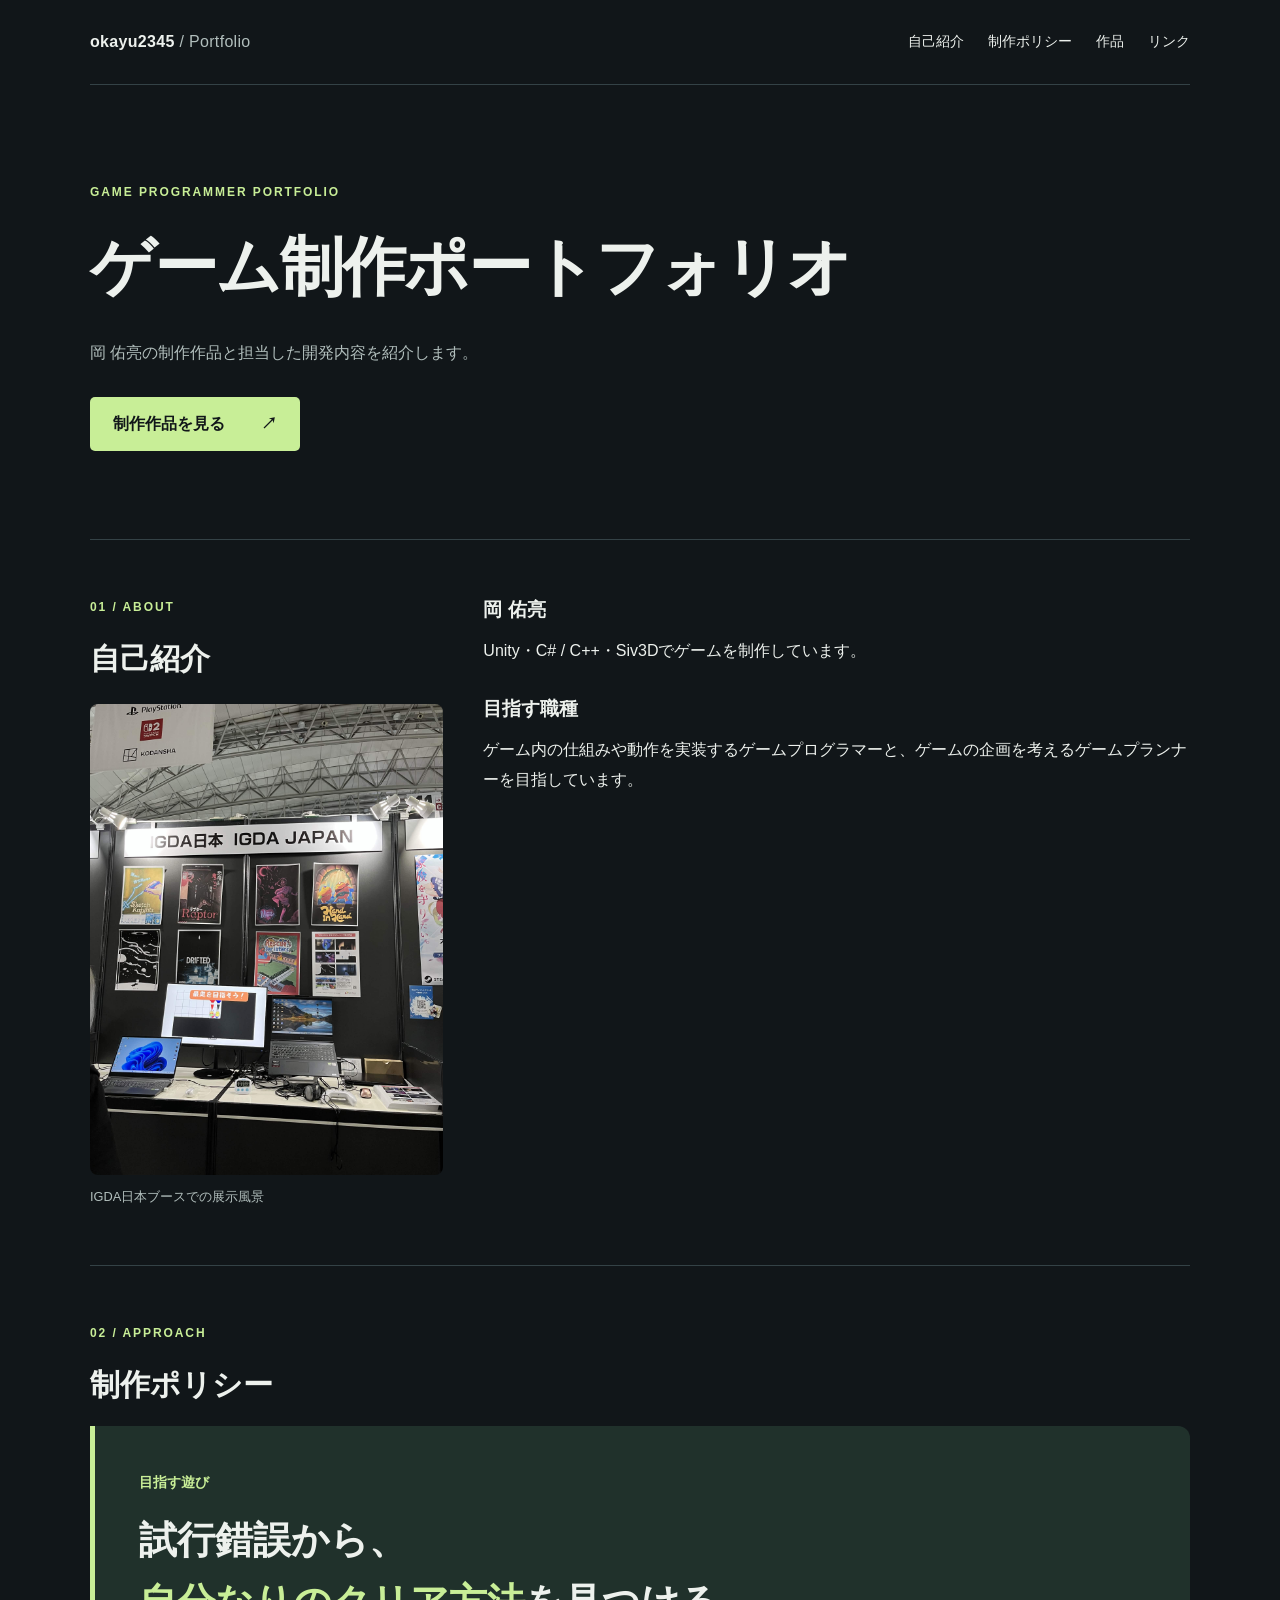
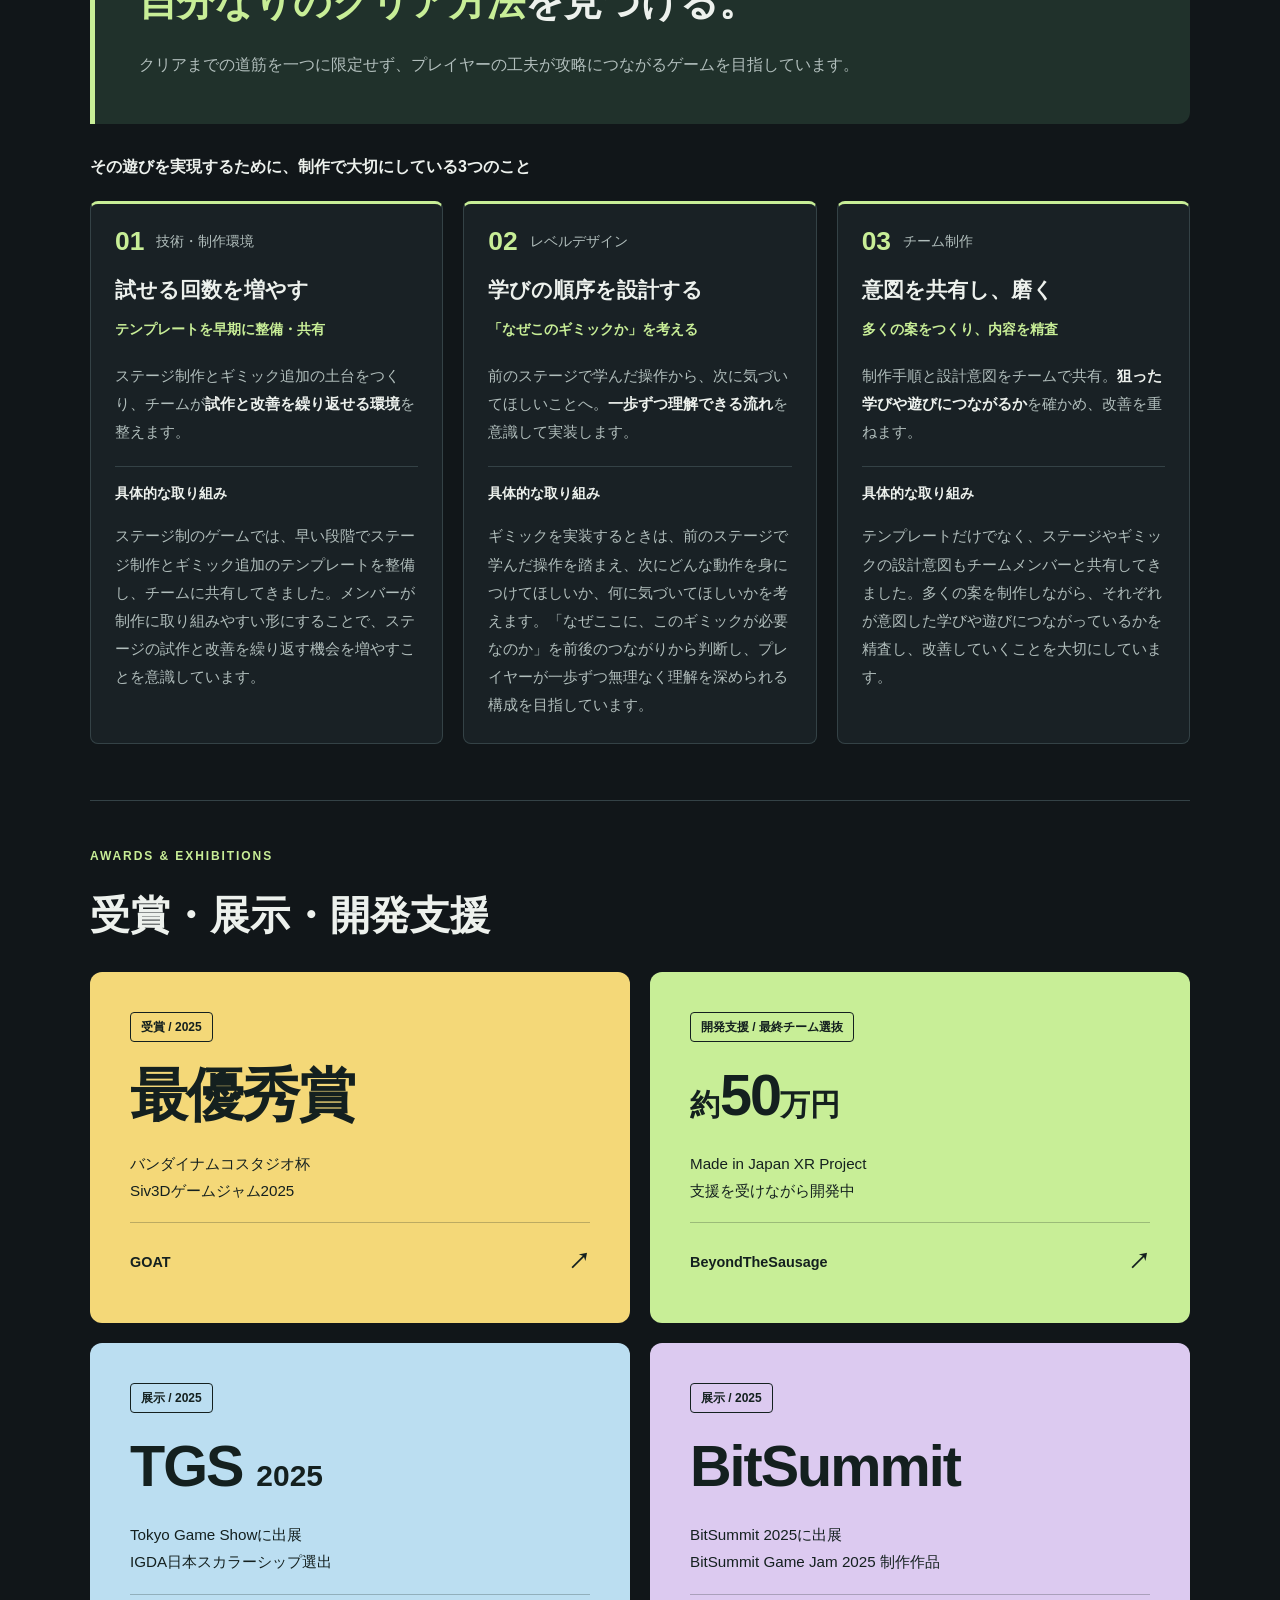
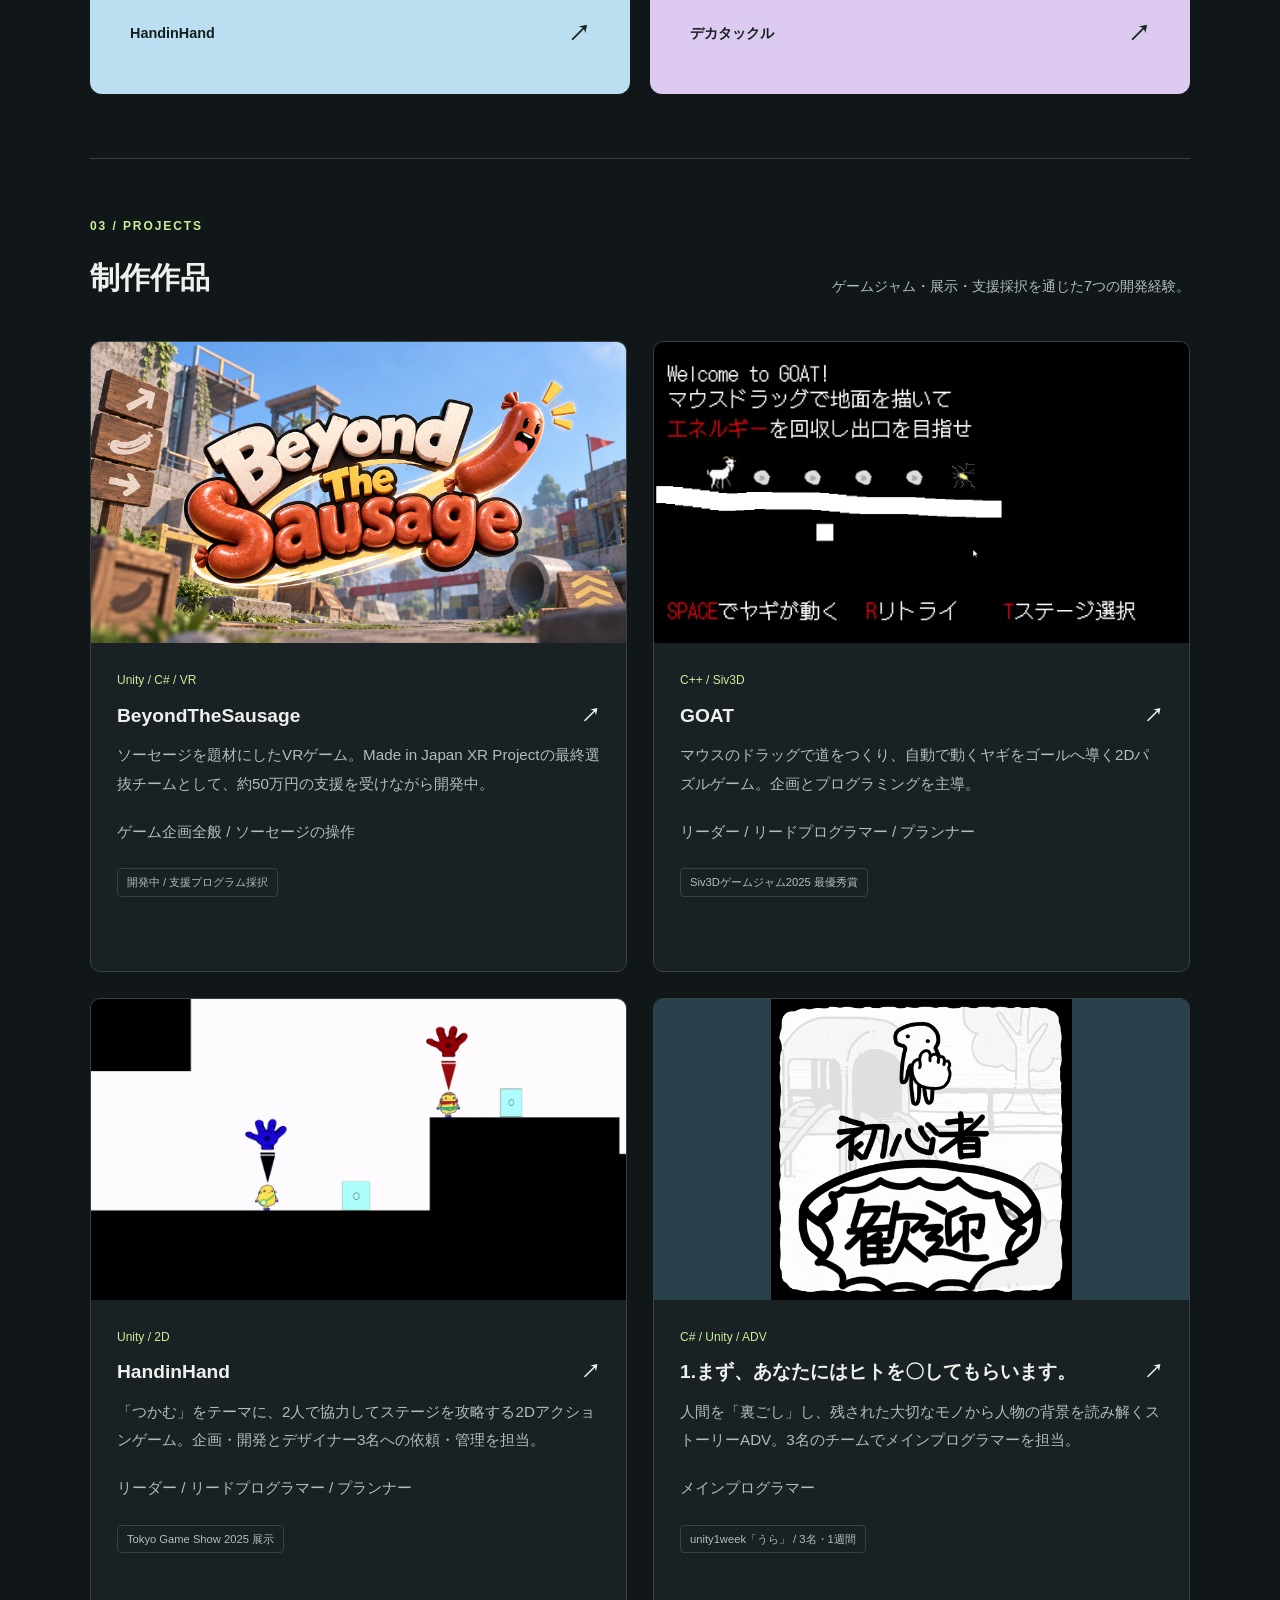
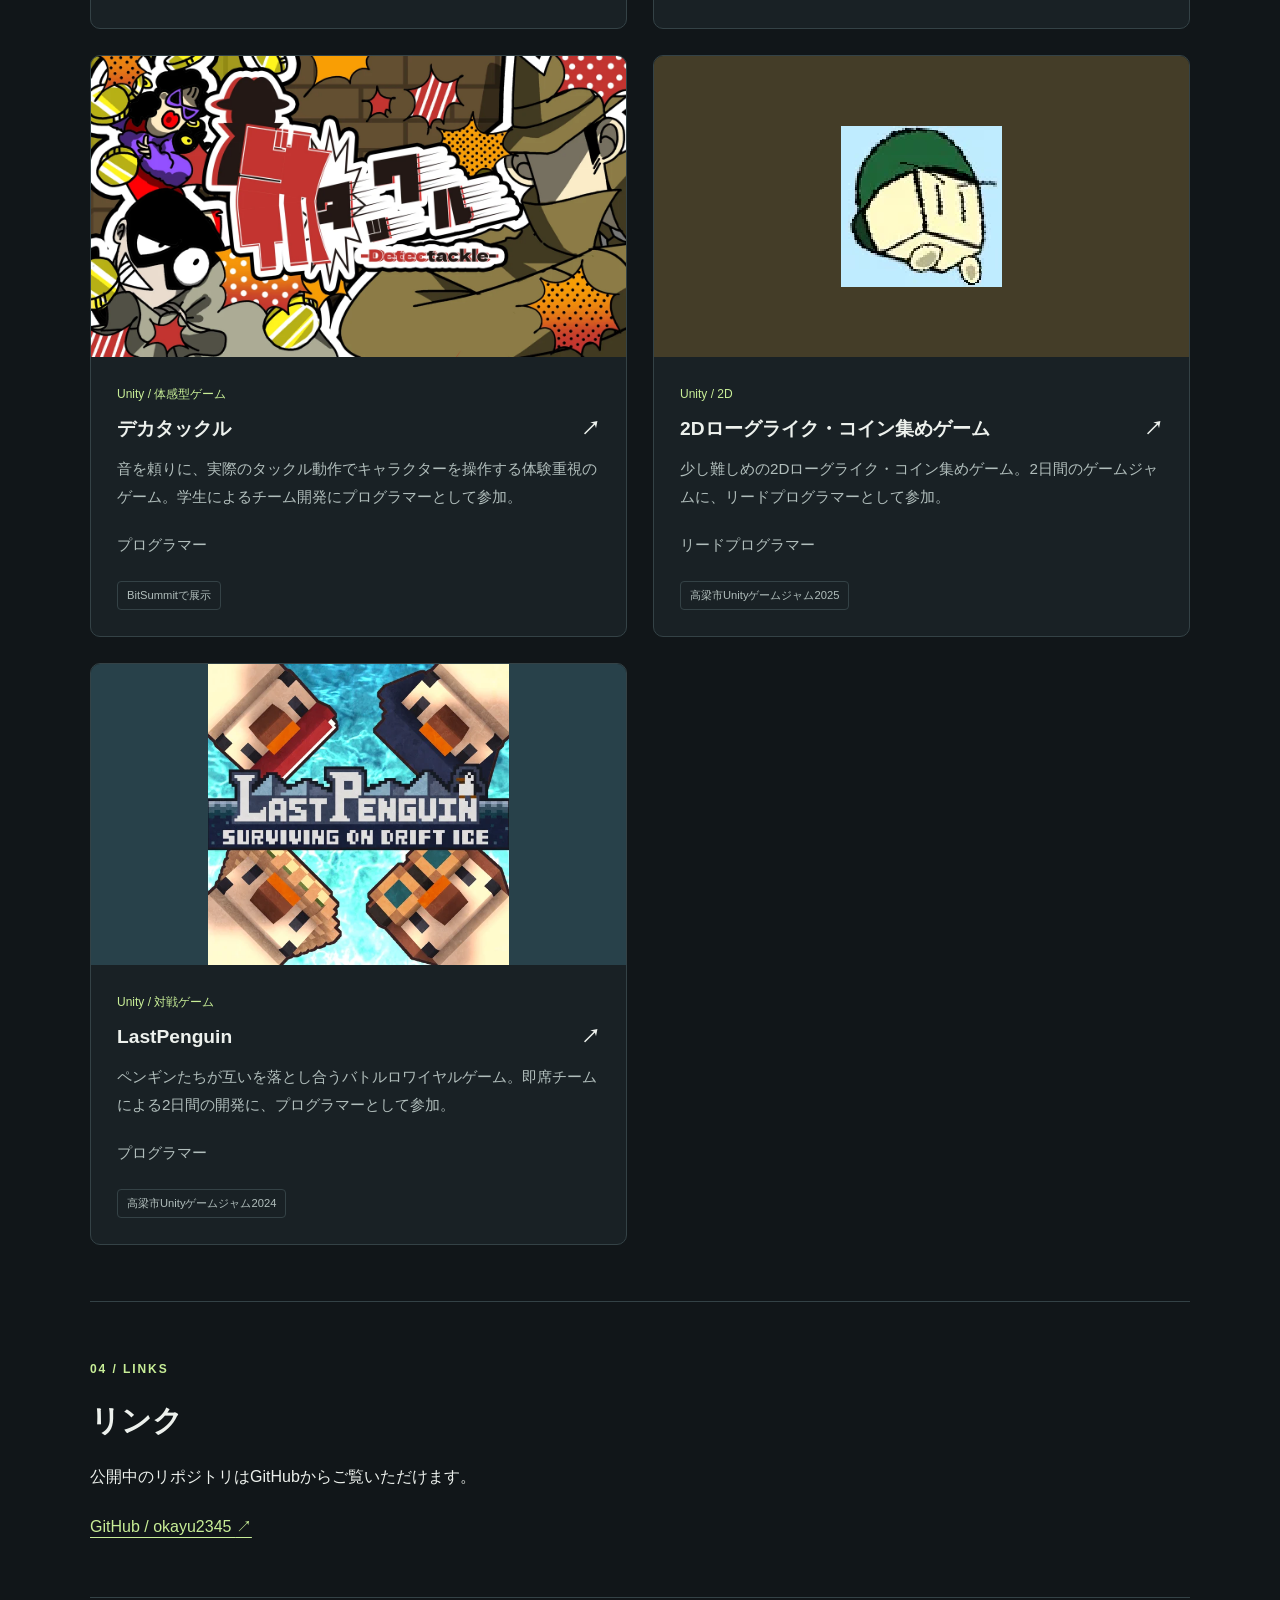
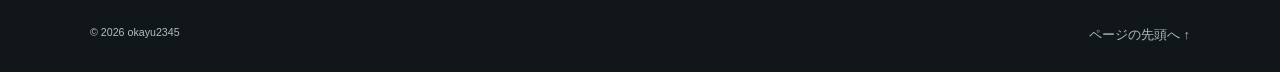
<file: index.html>
<!DOCTYPE html>
<html lang="ja">
<head>
  <meta charset="UTF-8">
  <meta name="viewport" content="width=device-width, initial-scale=1">
  <meta name="description" content="ゲームプログラマー・ゲームプランナーを目指す岡 佑亮のポートフォリオ。制作したゲームと技術的な取り組みを紹介します。">
  <title>岡 佑亮 | Game Programmer Portfolio</title>
  <link rel="stylesheet" href="style.css?v=sausage-portfolio-1">
  <script src="script.js" defer></script>
</head>
<body>
  <a class="skip-link" href="#main">本文へ移動</a>
  <header class="site-header container">
    <a class="brand" href="index.html">okayu2345<span> / Portfolio</span></a>
    <nav aria-label="メインナビゲーション">
      <a href="#about">自己紹介</a><a href="#policy">制作ポリシー</a><a href="#projects">作品</a><a href="#contact">リンク</a>
    </nav>
  </header>
  <main id="main" class="container">
    <section class="hero" aria-labelledby="hero-title">
      <p class="eyebrow">GAME PROGRAMMER PORTFOLIO</p>
      <h1 id="hero-title">ゲーム制作ポートフォリオ</h1>
      <p class="hero-description">岡 佑亮の制作作品と担当した開発内容を紹介します。</p>
      <a class="button" href="#projects">制作作品を見る <span aria-hidden="true">↗</span></a>
    </section>
    <section id="about" class="section about-layout" aria-labelledby="about-title">
      <div><p class="eyebrow">01 / ABOUT</p><h2 id="about-title">自己紹介</h2>
      <figure class="about-photo">
        <a href="images/profile/igda-booth.jpg" aria-label="展示ブースの写真を大きく表示">
          <img src="images/profile/igda-booth.jpg" alt="IGDA日本の展示ブース。HandinHandのポスターやゲームの試遊設備が並んでいる様子" width="2160" height="2880" loading="lazy" decoding="async">
        </a>
        <figcaption>IGDA日本ブースでの展示風景</figcaption>
      </figure>
      </div>
      <div class="about-body">
      <div class="about-content">
        <h3>岡 佑亮</h3>
        <p>Unity・C# / C++・Siv3Dでゲームを制作しています。</p>
        <h3>目指す職種</h3>
        <p>ゲーム内の仕組みや動作を実装するゲームプログラマーと、ゲームの企画を考えるゲームプランナーを目指しています。</p>
      </div>

      </div>
    </section>
    <section id="policy" class="section" aria-labelledby="policy-title">
      <p class="eyebrow">02 / APPROACH</p>
      <h2 id="policy-title">制作ポリシー</h2>
      <div class="policy-intro">
        <p class="policy-label">目指す遊び</p>
        <h3>試行錯誤から、<br><span>自分なりのクリア方法</span>を見つける。</h3>
        <p>クリアまでの道筋を一つに限定せず、プレイヤーの工夫が攻略につながるゲームを目指しています。</p>
      </div>
      <p class="policy-bridge">その遊びを実現するために、制作で大切にしている3つのこと</p>
      <div class="policy-grid">
        <article class="policy-card">
          <p class="policy-category"><span aria-hidden="true">01</span> 技術・制作環境</p>
          <h3>試せる回数を増やす</h3>
          <p class="policy-key">テンプレートを早期に整備・共有</p>
          <p>ステージ制作とギミック追加の土台をつくり、チームが<strong>試作と改善を繰り返せる環境</strong>を整えます。</p>
          <div class="policy-detail"><h4>具体的な取り組み</h4><p>ステージ制のゲームでは、早い段階でステージ制作とギミック追加のテンプレートを整備し、チームに共有してきました。メンバーが制作に取り組みやすい形にすることで、ステージの試作と改善を繰り返す機会を増やすことを意識しています。</p></div>
        </article>
        <article class="policy-card">
          <p class="policy-category"><span aria-hidden="true">02</span> レベルデザイン</p>
          <h3>学びの順序を設計する</h3>
          <p class="policy-key">「なぜこのギミックか」を考える</p>
          <p>前のステージで学んだ操作から、次に気づいてほしいことへ。<strong>一歩ずつ理解できる流れ</strong>を意識して実装します。</p>
          <div class="policy-detail"><h4>具体的な取り組み</h4><p>ギミックを実装するときは、前のステージで学んだ操作を踏まえ、次にどんな動作を身につけてほしいか、何に気づいてほしいかを考えます。「なぜここに、このギミックが必要なのか」を前後のつながりから判断し、プレイヤーが一歩ずつ無理なく理解を深められる構成を目指しています。</p></div>
        </article>
        <article class="policy-card">
          <p class="policy-category"><span aria-hidden="true">03</span> チーム制作</p>
          <h3>意図を共有し、磨く</h3>
          <p class="policy-key">多くの案をつくり、内容を精査</p>
          <p>制作手順と設計意図をチームで共有。<strong>狙った学びや遊びにつながるか</strong>を確かめ、改善を重ねます。</p>
          <div class="policy-detail"><h4>具体的な取り組み</h4><p>テンプレートだけでなく、ステージやギミックの設計意図もチームメンバーと共有してきました。多くの案を制作しながら、それぞれが意図した学びや遊びにつながっているかを精査し、改善していくことを大切にしています。</p></div>
        </article>
      </div>
    </section>
    <section class="section achievements-section" aria-labelledby="highlights-title">
      <p class="eyebrow">AWARDS &amp; EXHIBITIONS</p>
      <h2 id="highlights-title">受賞・展示・開発支援</h2>
      <div class="highlights">
        <a class="achievement achievement-award" href="projects/siv3d-game.html">
          <span class="achievement-category">受賞 / 2025</span>
          <strong>最優秀賞</strong>
          <span class="achievement-context">バンダイナムコスタジオ杯<br>Siv3Dゲームジャム2025</span>
          <span class="achievement-footer">GOAT<span aria-hidden="true">↗</span></span>
        </a>
        <a class="achievement achievement-support" href="projects/thesausage.html">
          <span class="achievement-category">開発支援 / 最終チーム選抜</span>
          <strong><span class="achievement-prefix">約</span>50<span class="achievement-unit">万円</span></strong>
          <span class="achievement-context">Made in Japan XR Project<br>支援を受けながら開発中</span>
          <span class="achievement-footer">BeyondTheSausage<span aria-hidden="true">↗</span></span>
        </a>
        <a class="achievement achievement-tgs" href="projects/handinhand.html">
          <span class="achievement-category">展示 / 2025</span>
          <strong>TGS <span class="achievement-unit">2025</span></strong>
          <span class="achievement-context">Tokyo Game Showに出展<br>IGDA日本スカラーシップ選出</span>
          <span class="achievement-footer">HandinHand<span aria-hidden="true">↗</span></span>
        </a>
        <a class="achievement achievement-bitsummit" href="projects/detectackle.html">
          <span class="achievement-category">展示 / 2025</span>
          <strong>BitSummit</strong>
          <span class="achievement-context">BitSummit 2025に出展<br>BitSummit Game Jam 2025 制作作品</span>
          <span class="achievement-footer">デカタックル<span aria-hidden="true">↗</span></span>
        </a>
      </div>
    </section>
    <section id="projects" class="section" aria-labelledby="projects-title">
      <div class="section-heading"><div><p class="eyebrow">03 / PROJECTS</p><h2 id="projects-title">制作作品</h2></div><p>ゲームジャム・展示・支援採択を通じた7つの開発経験。</p></div>
      <!-- 作品を増やすときは、article を複製し、リンク先・画像・説明を変更します。 -->
      <div class="project-grid">
        <article class="project-card">
          <a class="card-link" href="projects/thesausage.html">
            <img class="project-image" src="images/thesausage/title.png" alt="Beyond The Sausageのタイトルビジュアル" width="1672" height="941" loading="lazy" decoding="async">
            <div class="card-body"><p class="tag">Unity / C# / VR</p><h3>BeyondTheSausage <span aria-hidden="true">↗</span></h3><p>ソーセージを題材にしたVRゲーム。Made in Japan XR Projectの最終選抜チームとして、約50万円の支援を受けながら開発中。</p><p class="project-role">ゲーム企画全般 / ソーセージの操作</p><span class="status">開発中 / 支援プログラム採択</span></div>
          </a>
        <div class="card-resources"><a class="text-link" href="projects/thesausage.html#play-video">プレイ動画を見る</a><a class="text-link" href="documents/sausage-technical-portfolio.pdf">担当箇所・技術解説（PDF）</a></div>
          </article>
        <article class="project-card">
          <a class="card-link" href="projects/siv3d-game.html">
            <img class="project-image" src="images/thumbnails/goat.webp" alt="GOATのゲーム画面" width="1272" height="710" loading="lazy" decoding="async">
            <div class="card-body"><p class="tag">C++ / Siv3D</p><h3>GOAT <span aria-hidden="true">↗</span></h3><p>マウスのドラッグで道をつくり、自動で動くヤギをゴールへ導く2Dパズルゲーム。企画とプログラミングを主導。</p><p class="project-role">リーダー / リードプログラマー / プランナー</p><span class="status">Siv3Dゲームジャム2025 最優秀賞</span></div>
          </a>
          <div class="card-resources"><a class="text-link" href="projects/siv3d-game.html#play-video">プレイ動画を見る</a><a class="text-link" href="documents/goat-technical-portfolio.pdf">技術解説PDF</a><a class="text-link" href="downloads/goat-portfolio.zip" download="ゲーム作品_岡佑亮.zip">ゲーム・資料ZIP（約53MB）</a></div>
        </article>
        <article class="project-card">
          <a class="card-link" href="projects/handinhand.html">
            <img class="project-image" src="images/thumbnails/handinhand.webp" alt="HandinHandのゲーム画面" width="1280" height="720" loading="lazy" decoding="async">
            <div class="card-body"><p class="tag">Unity / 2D</p><h3>HandinHand <span aria-hidden="true">↗</span></h3><p>「つかむ」をテーマに、2人で協力してステージを攻略する2Dアクションゲーム。企画・開発とデザイナー3名への依頼・管理を担当。</p><p class="project-role">リーダー / リードプログラマー / プランナー</p><span class="status">Tokyo Game Show 2025 展示</span></div>
          </a>
          <div class="card-resources"><a class="text-link" href="projects/handinhand.html#play-video">ゲーム紹介動画を見る</a></div>
        </article>
        <article class="project-card">
          <a class="card-link" href="projects/uragosi.html">
            <img class="project-image project-image--contain" src="images/thumbnails/uragosi.gif" alt="1.まず、あなたにはヒトを〇してもらいます。の作品紹介画像" loading="lazy" decoding="async">
            <div class="card-body"><p class="tag">C# / Unity / ADV</p><h3>1.まず、あなたにはヒトを〇してもらいます。 <span aria-hidden="true">↗</span></h3><p>人間を「裏ごし」し、残された大切なモノから人物の背景を読み解くストーリーADV。3名のチームでメインプログラマーを担当。</p><p class="project-role">メインプログラマー</p><span class="status">unity1week「うら」 / 3名・1週間</span></div>
          </a>
          <div class="card-resources"><a class="text-link" href="https://unityroom.com/games/uragosi1week">unityroomで遊ぶ ↗</a></div>
        </article>
        <article class="project-card">
          <a class="card-link" href="projects/detectackle.html">
            <img class="project-image" src="images/thumbnails/detectackle.webp" alt="デカタックルのキービジュアル" width="1280" height="720" loading="lazy" decoding="async">
            <div class="card-body"><p class="tag">Unity / 体感型ゲーム</p><h3>デカタックル <span aria-hidden="true">↗</span></h3><p>音を頼りに、実際のタックル動作でキャラクターを操作する体験重視のゲーム。学生によるチーム開発にプログラマーとして参加。</p><p class="project-role">プログラマー</p><span class="status">BitSummitで展示</span></div>
          </a>
        </article>
        <article class="project-card">
          <a class="card-link" href="projects/workingjumpman.html">
            <img class="project-image project-image--pixel" src="images/thumbnails/workingjumpman.webp" alt="はたらくジャンプマンのキャラクター画像" width="90" height="90" loading="lazy" decoding="async">
            <div class="card-body"><p class="tag">Unity / 2D</p><h3>2Dローグライク・コイン集めゲーム <span aria-hidden="true">↗</span></h3><p>少し難しめの2Dローグライク・コイン集めゲーム。2日間のゲームジャムに、リードプログラマーとして参加。</p><p class="project-role">リードプログラマー</p><span class="status">高梁市Unityゲームジャム2025</span></div>
          </a>
        </article>
        <article class="project-card">
          <a class="card-link" href="projects/lastpenguin.html">
            <img class="project-image project-image--contain" src="images/thumbnails/lastpenguin.webp" alt="LastPenguinのタイトル画像" width="512" height="512" loading="lazy" decoding="async">
            <div class="card-body"><p class="tag">Unity / 対戦ゲーム</p><h3>LastPenguin <span aria-hidden="true">↗</span></h3><p>ペンギンたちが互いを落とし合うバトルロワイヤルゲーム。即席チームによる2日間の開発に、プログラマーとして参加。</p><p class="project-role">プログラマー</p><span class="status">高梁市Unityゲームジャム2024</span></div>
          </a>
        </article>
      </div>
    </section>
    <section id="contact" class="section" aria-labelledby="contact-title"><p class="eyebrow">04 / LINKS</p><h2 id="contact-title">リンク</h2><p>公開中のリポジトリはGitHubからご覧いただけます。</p><a class="text-link" href="https://github.com/okayu2345">GitHub / okayu2345 <span aria-hidden="true">↗</span></a></section>
  </main>
  <footer class="site-footer container"><small>© <span data-current-year>2026</span> okayu2345</small><a href="#main">ページの先頭へ ↑</a></footer>
</body>
</html>
</file>
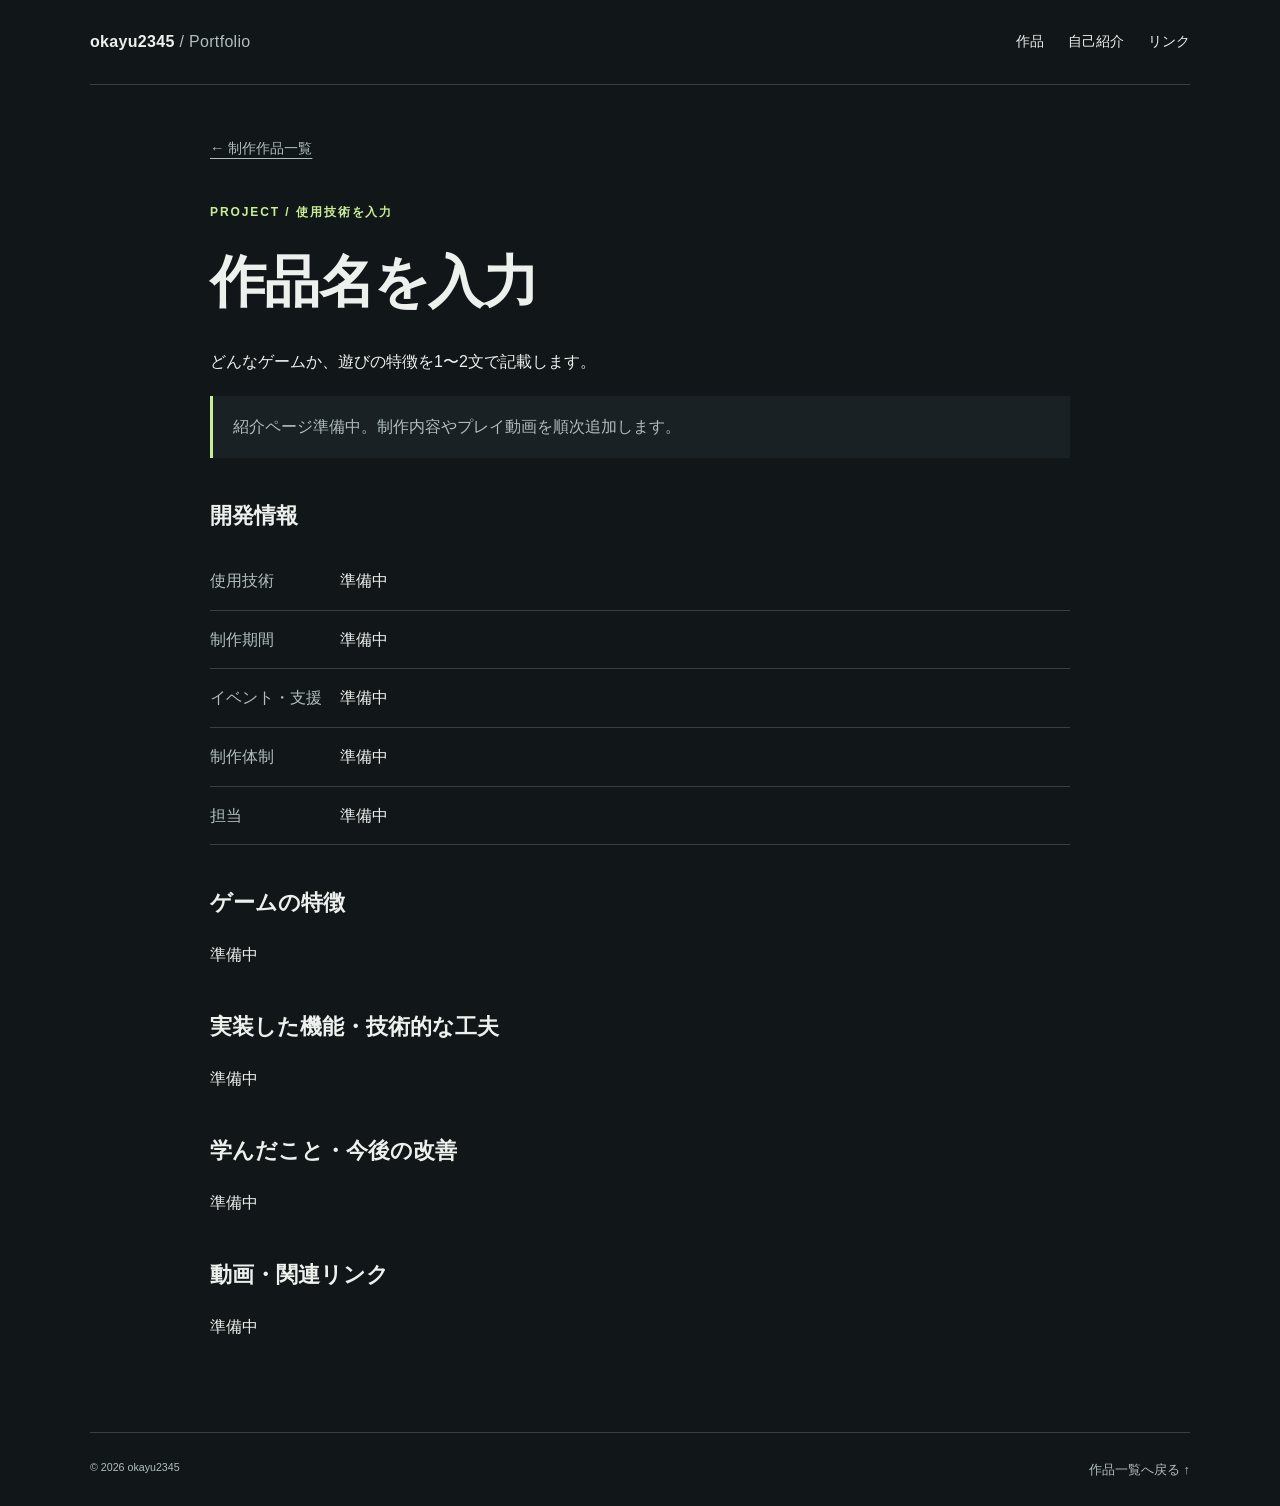
<file: projects/_template.html>
<!DOCTYPE html>
<html lang="ja">
<head>
  <meta charset="UTF-8">
  <meta name="viewport" content="width=device-width, initial-scale=1">
  <meta name="description" content="作品名を入力の作品紹介。概要、担当範囲、実装の工夫をまとめます。">
  <title>作品名を入力 | okayu2345 Portfolio</title>
  <link rel="stylesheet" href="../style.css">
  <script src="../script.js" defer></script>
</head>
<body>
  <a class="skip-link" href="#main">本文へ移動</a>
  <header class="site-header container">
    <a class="brand" href="../index.html">okayu2345<span> / Portfolio</span></a>
    <nav aria-label="メインナビゲーション"><a href="../index.html#projects">作品</a><a href="../index.html#about">自己紹介</a><a href="../index.html#contact">リンク</a></nav>
  </header>
  <main id="main" class="container detail">
    <a class="back-link" href="../index.html#projects">← 制作作品一覧</a>
    <header class="detail-header"><p class="eyebrow">PROJECT / 使用技術を入力</p><h1>作品名を入力</h1><p>どんなゲームか、遊びの特徴を1〜2文で記載します。</p><p class="notice">紹介ページ準備中。制作内容やプレイ動画を順次追加します。</p></header>
    <!-- 画像を images/作品フォルダ/ に追加し、ここに img を配置します。例は EDITING.md を参照。 -->
    <section class="detail-section" aria-labelledby="overview-title">
      <h2 id="overview-title">開発情報</h2>
      <dl class="project-facts">
        <dt>使用技術</dt><dd>準備中</dd>
        <dt>制作期間</dt><dd>準備中</dd>
        <dt>イベント・支援</dt><dd>準備中</dd>
        <dt>制作体制</dt><dd>準備中</dd>
        <dt>担当</dt><dd>準備中</dd>
      </dl>
    </section>
    <section class="detail-section" aria-labelledby="gameplay-title"><h2 id="gameplay-title">ゲームの特徴</h2><p>準備中</p><!-- 目的、基本操作、面白さの核を記載。スクリーンショットを添えると伝わりやすくなります。 --></section>
    <section class="detail-section" aria-labelledby="implementation-title"><h2 id="implementation-title">実装した機能・技術的な工夫</h2><p>準備中</p><!-- 自分の担当機能ごとに「課題 → 採用した方法と理由 → 結果」を具体的に記載。 --></section>
    <section class="detail-section" aria-labelledby="learning-title"><h2 id="learning-title">学んだこと・今後の改善</h2><p>準備中</p><!-- 制作を通して得た知見と、次に改善したい点を記載。 --></section>
    <section class="detail-section" aria-labelledby="media-title"><h2 id="media-title">動画・関連リンク</h2><p>準備中</p><!-- 公開できるプレイ動画、配布ページ、リポジトリへのリンクを追加。 --></section>
  </main>
  <footer class="site-footer container"><small>© <span data-current-year>2026</span> okayu2345</small><a href="../index.html#projects">作品一覧へ戻る ↑</a></footer>
</body>
</html>
</file>
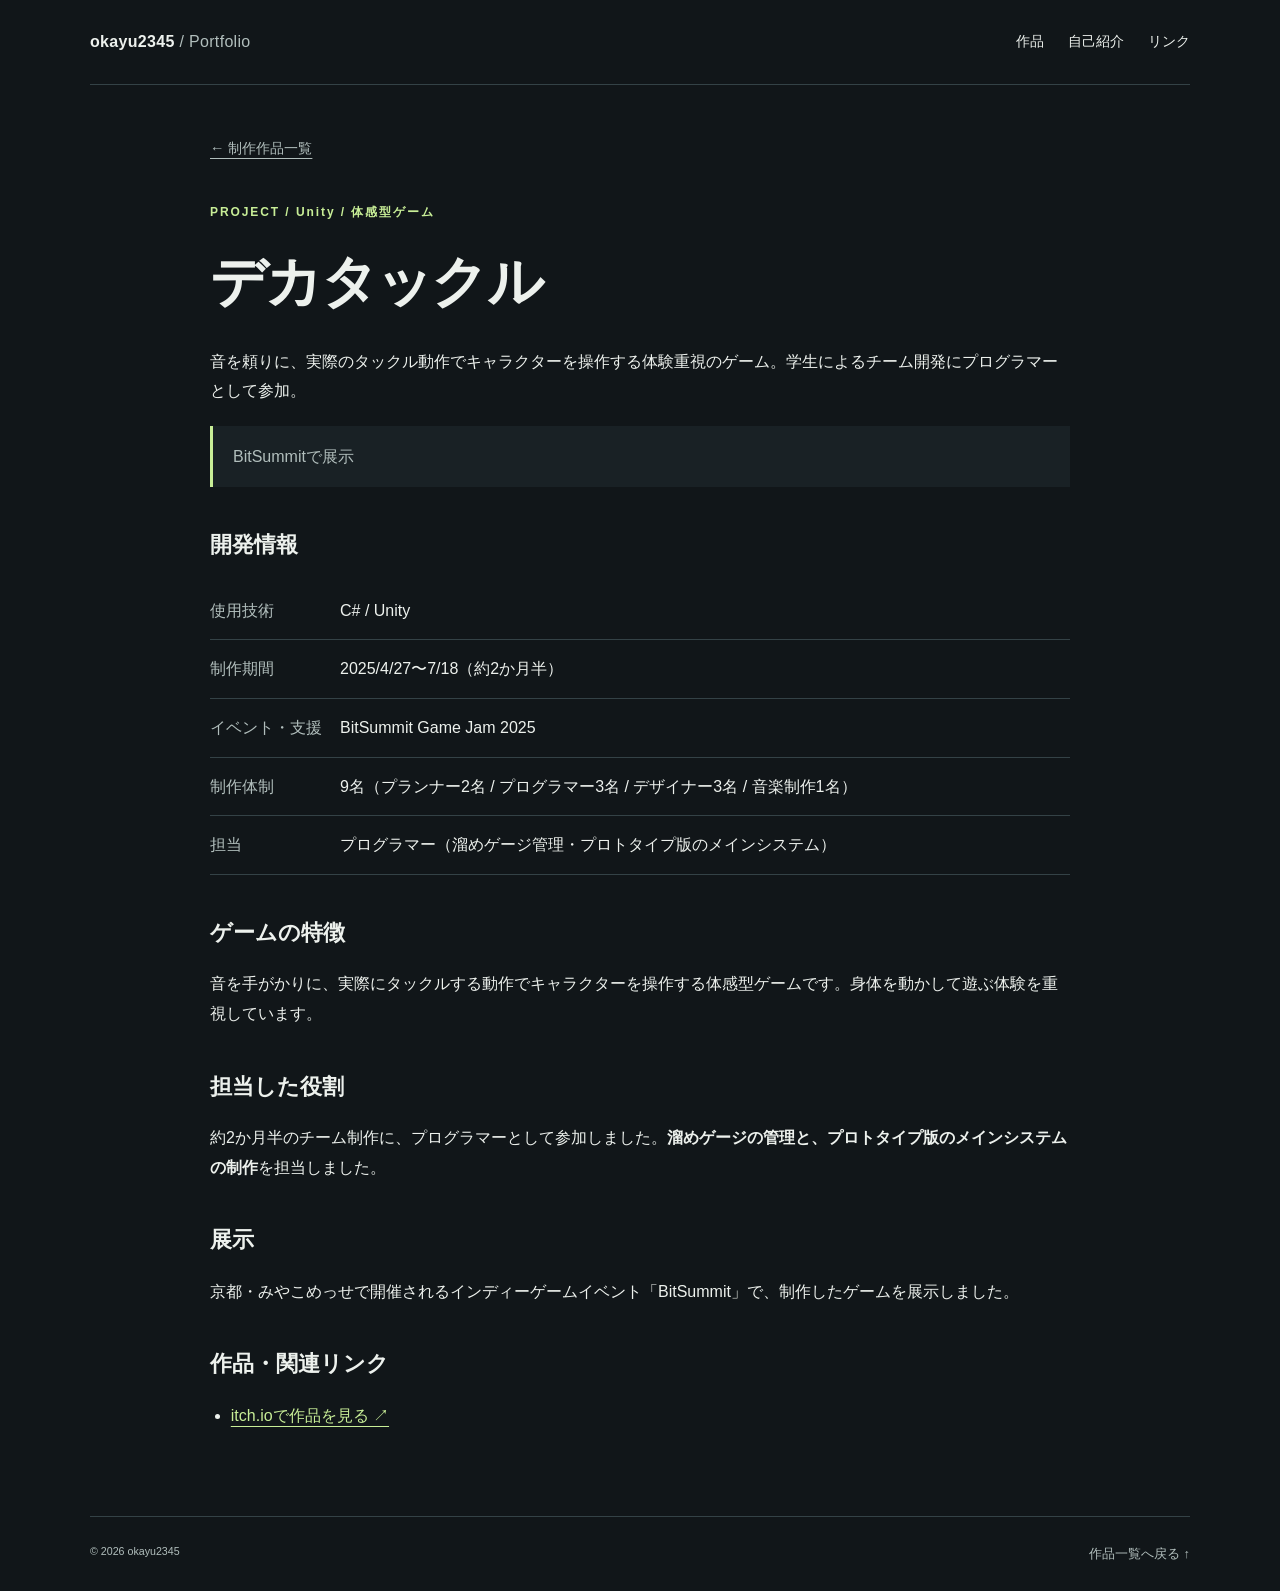
<file: projects/detectackle.html>
<!DOCTYPE html>
<html lang="ja">
<head>
  <meta charset="UTF-8">
  <meta name="viewport" content="width=device-width, initial-scale=1">
  <meta name="description" content="音を頼りに、実際のタックル動作でキャラクターを操作する体験重視のゲーム。学生によるチーム開発にプログラマーとして参加。">
  <title>デカタックル | okayu2345 Portfolio</title>
  <link rel="stylesheet" href="../style.css">
  <script src="../script.js" defer></script>
</head>
<body>
  <a class="skip-link" href="#main">本文へ移動</a>
  <header class="site-header container">
    <a class="brand" href="../index.html">okayu2345<span> / Portfolio</span></a>
    <nav aria-label="メインナビゲーション"><a href="../index.html#projects">作品</a><a href="../index.html#about">自己紹介</a><a href="../index.html#contact">リンク</a></nav>
  </header>
  <main id="main" class="container detail">
    <a class="back-link" href="../index.html#projects">← 制作作品一覧</a>
    <header class="detail-header"><p class="eyebrow">PROJECT / Unity / 体感型ゲーム</p><h1>デカタックル</h1><p>音を頼りに、実際のタックル動作でキャラクターを操作する体験重視のゲーム。学生によるチーム開発にプログラマーとして参加。</p><p class="notice">BitSummitで展示</p></header>
    <!-- スクリーンショットや担当機能の具体的な解説を後から追加できます。 -->
    <section class="detail-section" aria-labelledby="overview-title"><h2 id="overview-title">開発情報</h2><dl class="project-facts">
        <dt>使用技術</dt><dd>C# / Unity</dd>
        <dt>制作期間</dt><dd>2025/4/27〜7/18（約2か月半）</dd>
        <dt>イベント・支援</dt><dd>BitSummit Game Jam 2025</dd>
        <dt>制作体制</dt><dd>9名（プランナー2名 / プログラマー3名 / デザイナー3名 / 音楽制作1名）</dd>
        <dt>担当</dt><dd>プログラマー（溜めゲージ管理・プロトタイプ版のメインシステム）</dd>
      </dl></section>
    <section class="detail-section" aria-labelledby="section-0"><h2 id="section-0">ゲームの特徴</h2><p>音を手がかりに、実際にタックルする動作でキャラクターを操作する体感型ゲームです。身体を動かして遊ぶ体験を重視しています。</p></section>
    <section class="detail-section" aria-labelledby="section-1"><h2 id="section-1">担当した役割</h2><p>約2か月半のチーム制作に、プログラマーとして参加しました。<strong>溜めゲージの管理と、プロトタイプ版のメインシステムの制作</strong>を担当しました。</p></section>
    <section class="detail-section" aria-labelledby="section-2"><h2 id="section-2">展示</h2><p>京都・みやこめっせで開催されるインディーゲームイベント「BitSummit」で、制作したゲームを展示しました。</p></section>
    <section class="detail-section" aria-labelledby="links-title"><h2 id="links-title">作品・関連リンク</h2><ul class="project-links"><li><a class="text-link" href="https://bitsummit-gamejam.itch.io/detectackle">itch.ioで作品を見る ↗</a></li></ul></section>
  </main>
  <footer class="site-footer container"><small>© <span data-current-year>2026</span> okayu2345</small><a href="../index.html#projects">作品一覧へ戻る ↑</a></footer>
</body>
</html>
</file>
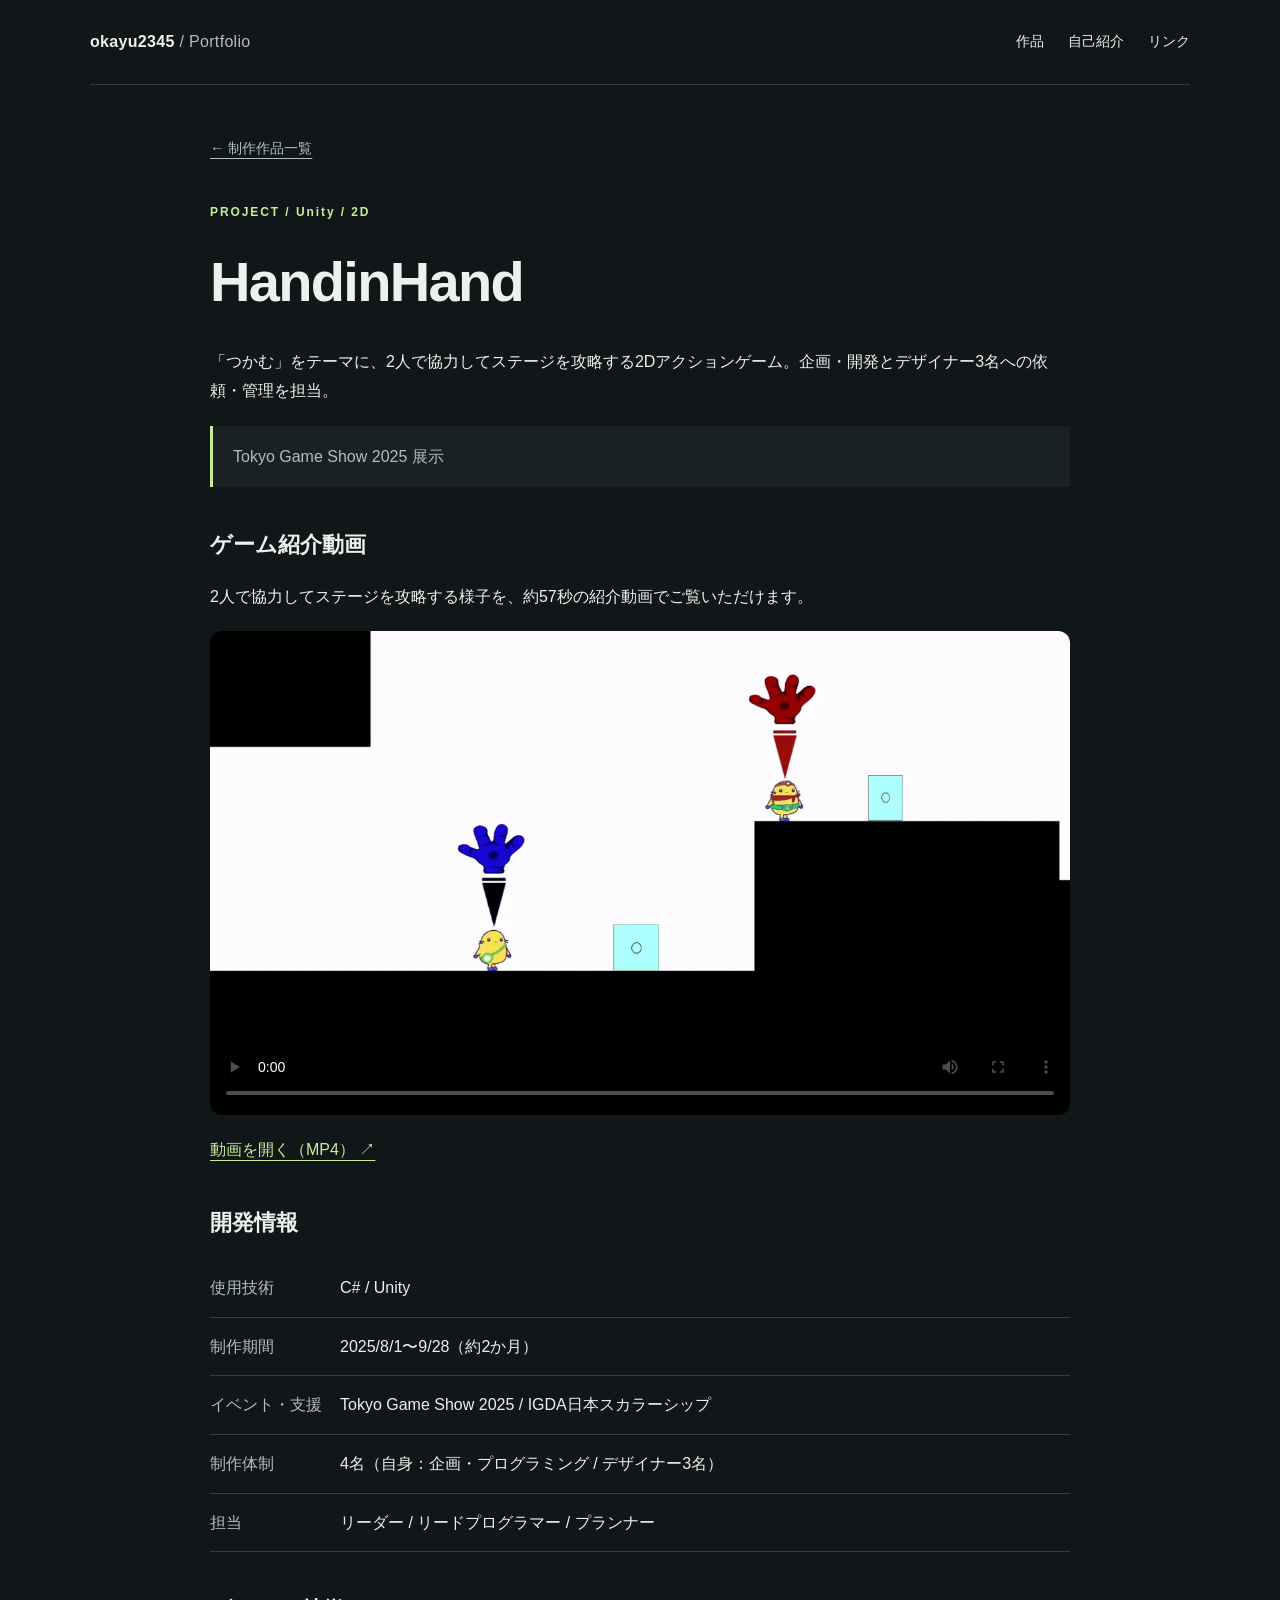
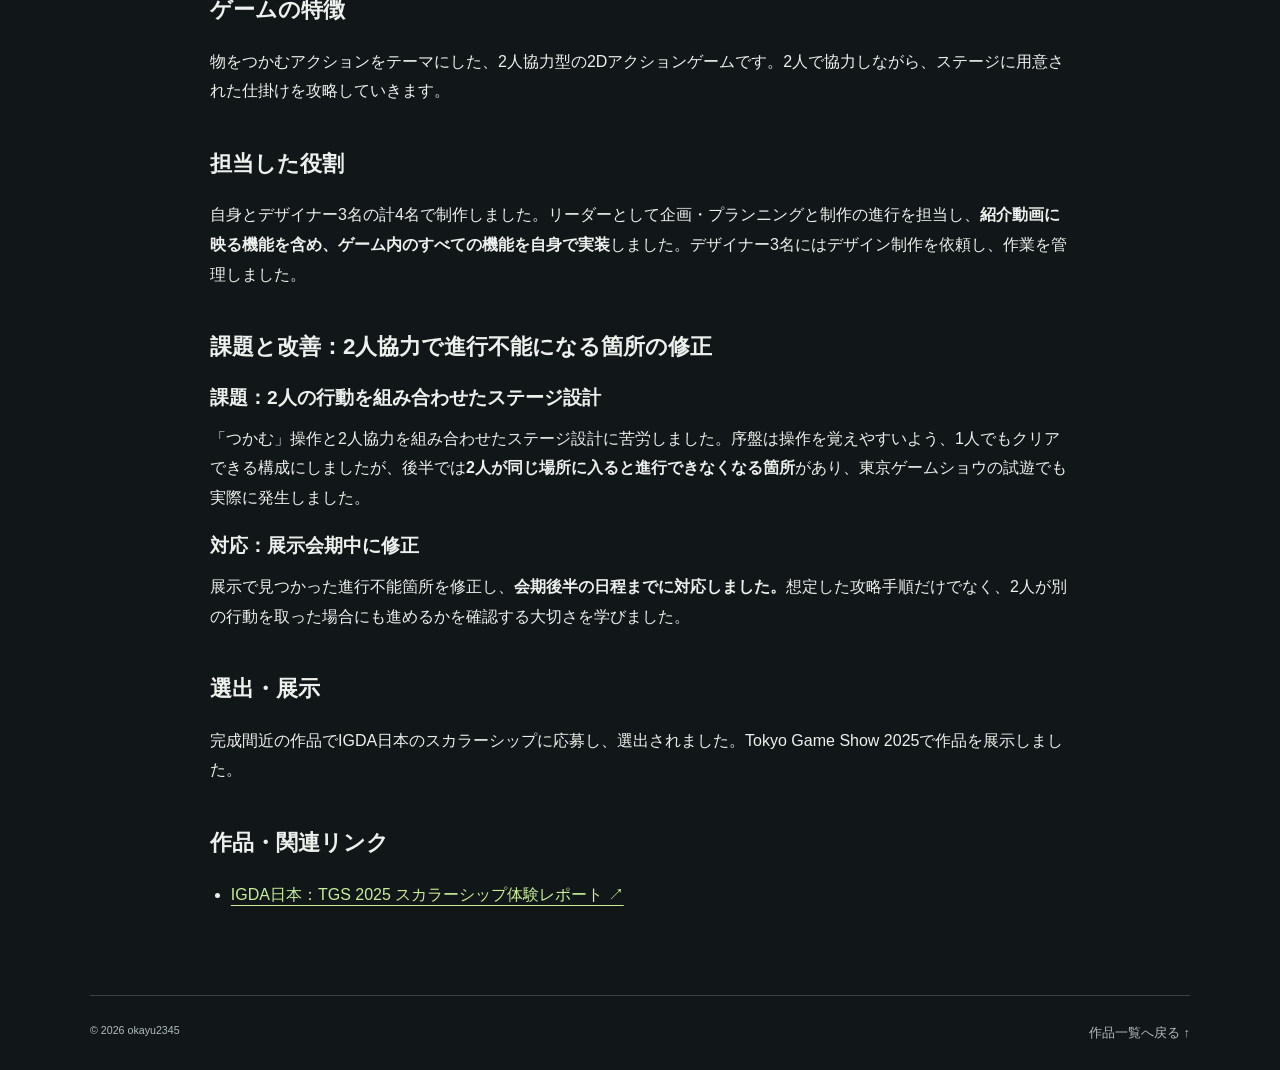
<file: projects/handinhand.html>
<!DOCTYPE html>
<html lang="ja">
<head>
  <meta charset="UTF-8">
  <meta name="viewport" content="width=device-width, initial-scale=1">
  <meta name="description" content="「つかむ」をテーマに、2人で協力してステージを攻略する2Dアクションゲーム。企画・開発とデザイナー3名への依頼・管理を担当。">
  <title>HandinHand | okayu2345 Portfolio</title>
  <link rel="stylesheet" href="../style.css">
  <script src="../script.js" defer></script>
</head>
<body>
  <a class="skip-link" href="#main">本文へ移動</a>
  <header class="site-header container">
    <a class="brand" href="../index.html">okayu2345<span> / Portfolio</span></a>
    <nav aria-label="メインナビゲーション"><a href="../index.html#projects">作品</a><a href="../index.html#about">自己紹介</a><a href="../index.html#contact">リンク</a></nav>
  </header>
  <main id="main" class="container detail">
    <a class="back-link" href="../index.html#projects">← 制作作品一覧</a>
    <header class="detail-header"><p class="eyebrow">PROJECT / Unity / 2D</p><h1>HandinHand</h1><p>「つかむ」をテーマに、2人で協力してステージを攻略する2Dアクションゲーム。企画・開発とデザイナー3名への依頼・管理を担当。</p><p class="notice">Tokyo Game Show 2025 展示</p></header>
    <section id="play-video" class="detail-section" aria-labelledby="video-title">
      <h2 id="video-title">ゲーム紹介動画</h2>
      <p>2人で協力してステージを攻略する様子を、約57秒の紹介動画でご覧いただけます。</p>
      <video class="gameplay-video" controls playsinline preload="metadata" poster="../images/thumbnails/handinhand.webp" width="1920" height="1080" aria-label="HandinHand ゲーム紹介動画">
        <source src="../videos/handinhand-pv.mp4" type="video/mp4">
        動画を再生できない場合は、下の「動画を開く」からご覧ください。
      </video>
      <a class="text-link" href="../videos/handinhand-pv.mp4">動画を開く（MP4） ↗</a>
    </section>
    <section class="detail-section" aria-labelledby="overview-title"><h2 id="overview-title">開発情報</h2><dl class="project-facts">
        <dt>使用技術</dt><dd>C# / Unity</dd>
        <dt>制作期間</dt><dd>2025/8/1〜9/28（約2か月）</dd>
        <dt>イベント・支援</dt><dd>Tokyo Game Show 2025 / IGDA日本スカラーシップ</dd>
        <dt>制作体制</dt><dd>4名（自身：企画・プログラミング / デザイナー3名）</dd>
        <dt>担当</dt><dd>リーダー / リードプログラマー / プランナー</dd>
      </dl></section>
    <section class="detail-section" aria-labelledby="section-0"><h2 id="section-0">ゲームの特徴</h2><p>物をつかむアクションをテーマにした、2人協力型の2Dアクションゲームです。2人で協力しながら、ステージに用意された仕掛けを攻略していきます。</p></section>
    <section class="detail-section" aria-labelledby="section-1"><h2 id="section-1">担当した役割</h2><p>自身とデザイナー3名の計4名で制作しました。リーダーとして企画・プランニングと制作の進行を担当し、<strong>紹介動画に映る機能を含め、ゲーム内のすべての機能を自身で実装</strong>しました。デザイナー3名にはデザイン制作を依頼し、作業を管理しました。</p></section>
    <section class="detail-section" aria-labelledby="stage-improvement">
      <h2 id="stage-improvement">課題と改善：2人協力で進行不能になる箇所の修正</h2>
      <h3>課題：2人の行動を組み合わせたステージ設計</h3>
      <p>「つかむ」操作と2人協力を組み合わせたステージ設計に苦労しました。序盤は操作を覚えやすいよう、1人でもクリアできる構成にしましたが、後半では<strong>2人が同じ場所に入ると進行できなくなる箇所</strong>があり、東京ゲームショウの試遊でも実際に発生しました。</p>
      <h3>対応：展示会期中に修正</h3>
      <p>展示で見つかった進行不能箇所を修正し、<strong>会期後半の日程までに対応しました。</strong>想定した攻略手順だけでなく、2人が別の行動を取った場合にも進めるかを確認する大切さを学びました。</p>
    </section>
    <section class="detail-section" aria-labelledby="section-2"><h2 id="section-2">選出・展示</h2><p>完成間近の作品でIGDA日本のスカラーシップに応募し、選出されました。Tokyo Game Show 2025で作品を展示しました。</p></section>
    <section class="detail-section" aria-labelledby="links-title"><h2 id="links-title">作品・関連リンク</h2><ul class="project-links"><li><a class="text-link" href="https://www.igda.jp/2025/10/10/15846/">IGDA日本：TGS 2025 スカラーシップ体験レポート ↗</a></li></ul></section>
  </main>
  <footer class="site-footer container"><small>© <span data-current-year>2026</span> okayu2345</small><a href="../index.html#projects">作品一覧へ戻る ↑</a></footer>
</body>
</html>
</file>
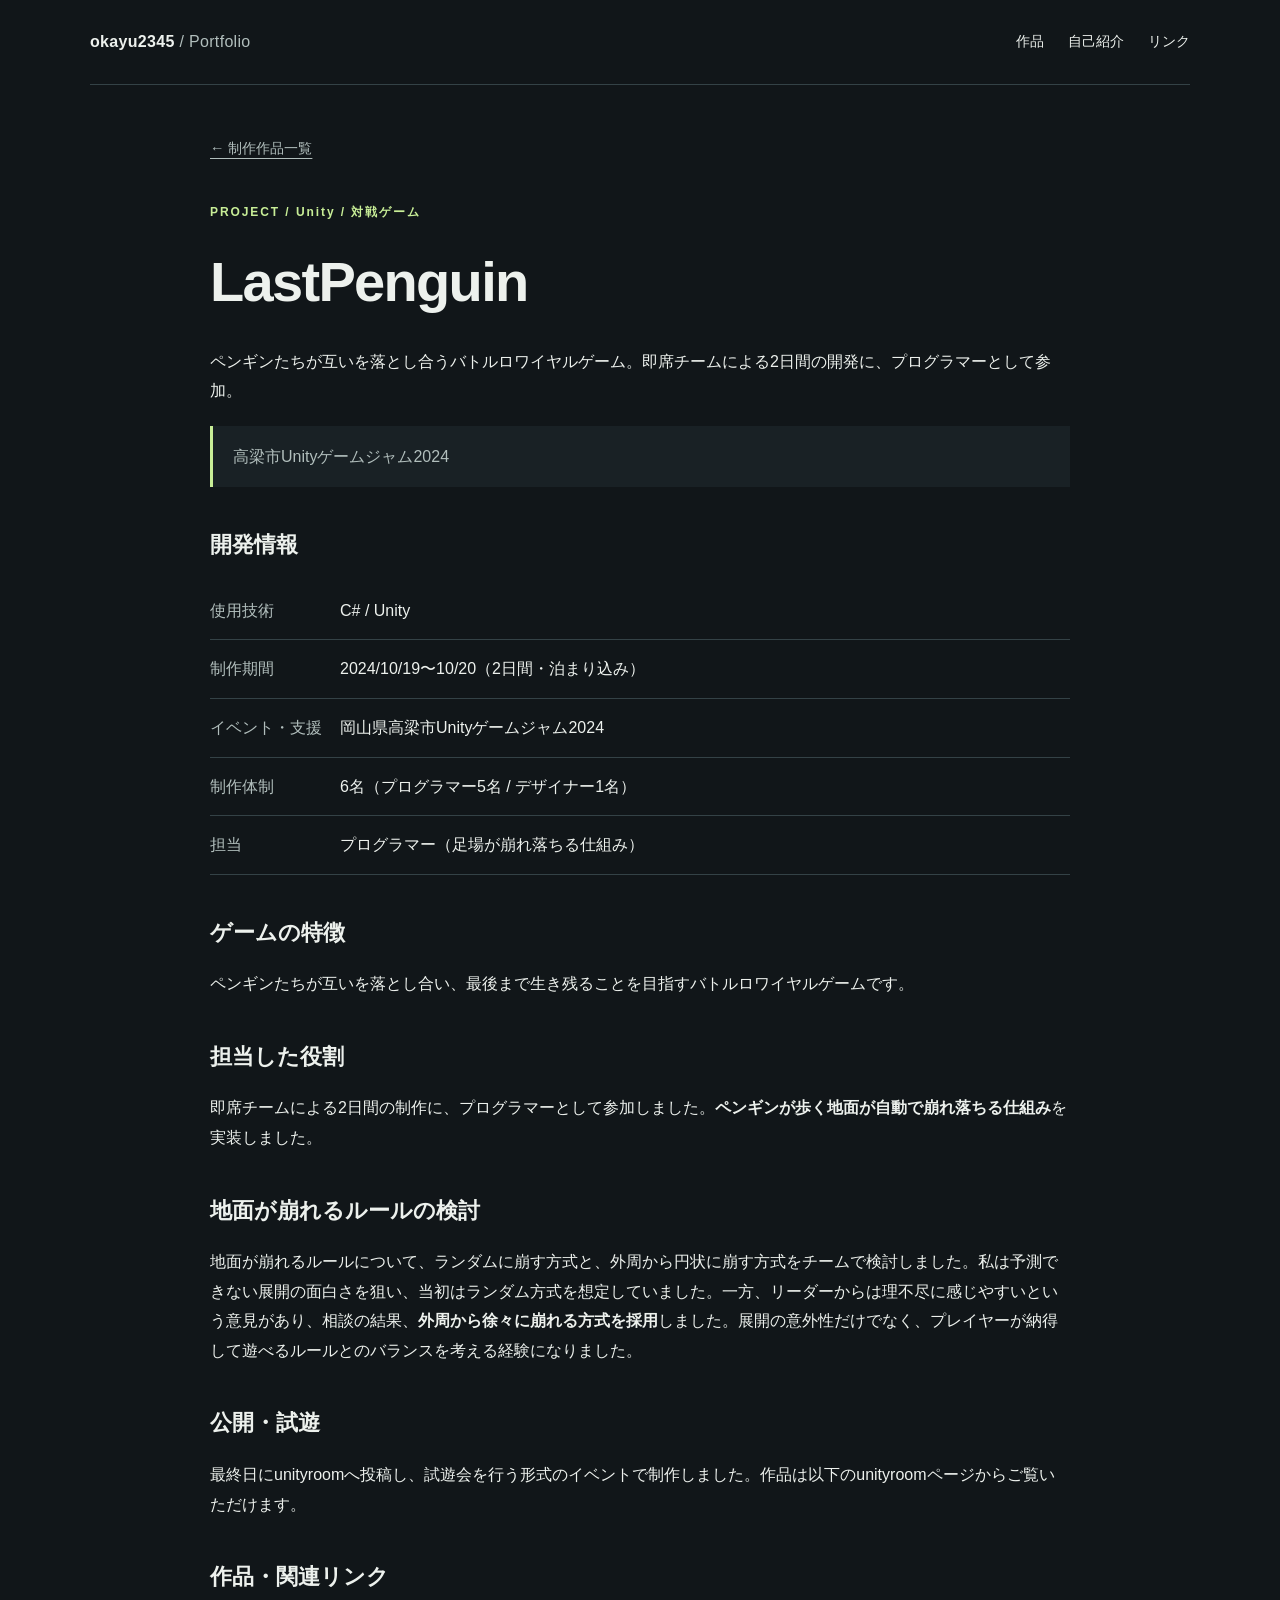
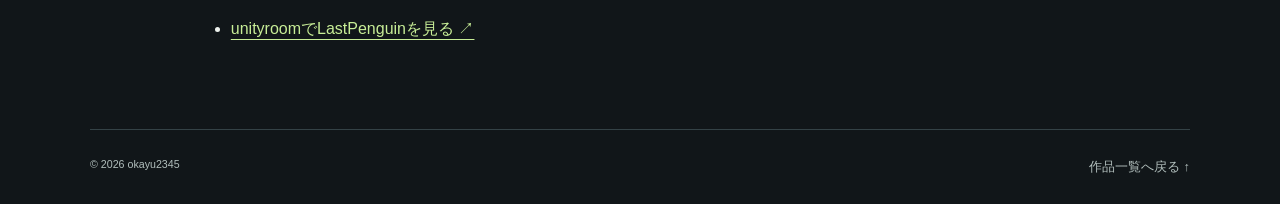
<file: projects/lastpenguin.html>
<!DOCTYPE html>
<html lang="ja">
<head>
  <meta charset="UTF-8">
  <meta name="viewport" content="width=device-width, initial-scale=1">
  <meta name="description" content="ペンギンたちが互いを落とし合うバトルロワイヤルゲーム。即席チームによる2日間の開発に、プログラマーとして参加。">
  <title>LastPenguin | okayu2345 Portfolio</title>
  <link rel="stylesheet" href="../style.css">
  <script src="../script.js" defer></script>
</head>
<body>
  <a class="skip-link" href="#main">本文へ移動</a>
  <header class="site-header container">
    <a class="brand" href="../index.html">okayu2345<span> / Portfolio</span></a>
    <nav aria-label="メインナビゲーション"><a href="../index.html#projects">作品</a><a href="../index.html#about">自己紹介</a><a href="../index.html#contact">リンク</a></nav>
  </header>
  <main id="main" class="container detail">
    <a class="back-link" href="../index.html#projects">← 制作作品一覧</a>
    <header class="detail-header"><p class="eyebrow">PROJECT / Unity / 対戦ゲーム</p><h1>LastPenguin</h1><p>ペンギンたちが互いを落とし合うバトルロワイヤルゲーム。即席チームによる2日間の開発に、プログラマーとして参加。</p><p class="notice">高梁市Unityゲームジャム2024</p></header>
    <!-- スクリーンショットや担当機能の具体的な解説を後から追加できます。 -->
    <section class="detail-section" aria-labelledby="overview-title"><h2 id="overview-title">開発情報</h2><dl class="project-facts">
        <dt>使用技術</dt><dd>C# / Unity</dd>
        <dt>制作期間</dt><dd>2024/10/19〜10/20（2日間・泊まり込み）</dd>
        <dt>イベント・支援</dt><dd>岡山県高梁市Unityゲームジャム2024</dd>
        <dt>制作体制</dt><dd>6名（プログラマー5名 / デザイナー1名）</dd>
        <dt>担当</dt><dd>プログラマー（足場が崩れ落ちる仕組み）</dd>
      </dl></section>
    <section class="detail-section" aria-labelledby="section-0"><h2 id="section-0">ゲームの特徴</h2><p>ペンギンたちが互いを落とし合い、最後まで生き残ることを目指すバトルロワイヤルゲームです。</p></section>
    <section class="detail-section" aria-labelledby="section-1"><h2 id="section-1">担当した役割</h2><p>即席チームによる2日間の制作に、プログラマーとして参加しました。<strong>ペンギンが歩く地面が自動で崩れ落ちる仕組み</strong>を実装しました。</p></section>
    <section class="detail-section" aria-labelledby="stage-rule">
      <h2 id="stage-rule">地面が崩れるルールの検討</h2>
      <p>地面が崩れるルールについて、ランダムに崩す方式と、外周から円状に崩す方式をチームで検討しました。私は予測できない展開の面白さを狙い、当初はランダム方式を想定していました。一方、リーダーからは理不尽に感じやすいという意見があり、相談の結果、<strong>外周から徐々に崩れる方式を採用</strong>しました。展開の意外性だけでなく、プレイヤーが納得して遊べるルールとのバランスを考える経験になりました。</p>
    </section>
    <section class="detail-section" aria-labelledby="section-2"><h2 id="section-2">公開・試遊</h2><p>最終日にunityroomへ投稿し、試遊会を行う形式のイベントで制作しました。作品は以下のunityroomページからご覧いただけます。</p></section>
    <section class="detail-section" aria-labelledby="links-title"><h2 id="links-title">作品・関連リンク</h2><ul class="project-links"><li><a class="text-link" href="https://unityroom.com/games/lastpenguin-1-0-0">unityroomでLastPenguinを見る ↗</a></li></ul></section>
  </main>
  <footer class="site-footer container"><small>© <span data-current-year>2026</span> okayu2345</small><a href="../index.html#projects">作品一覧へ戻る ↑</a></footer>
</body>
</html>
</file>
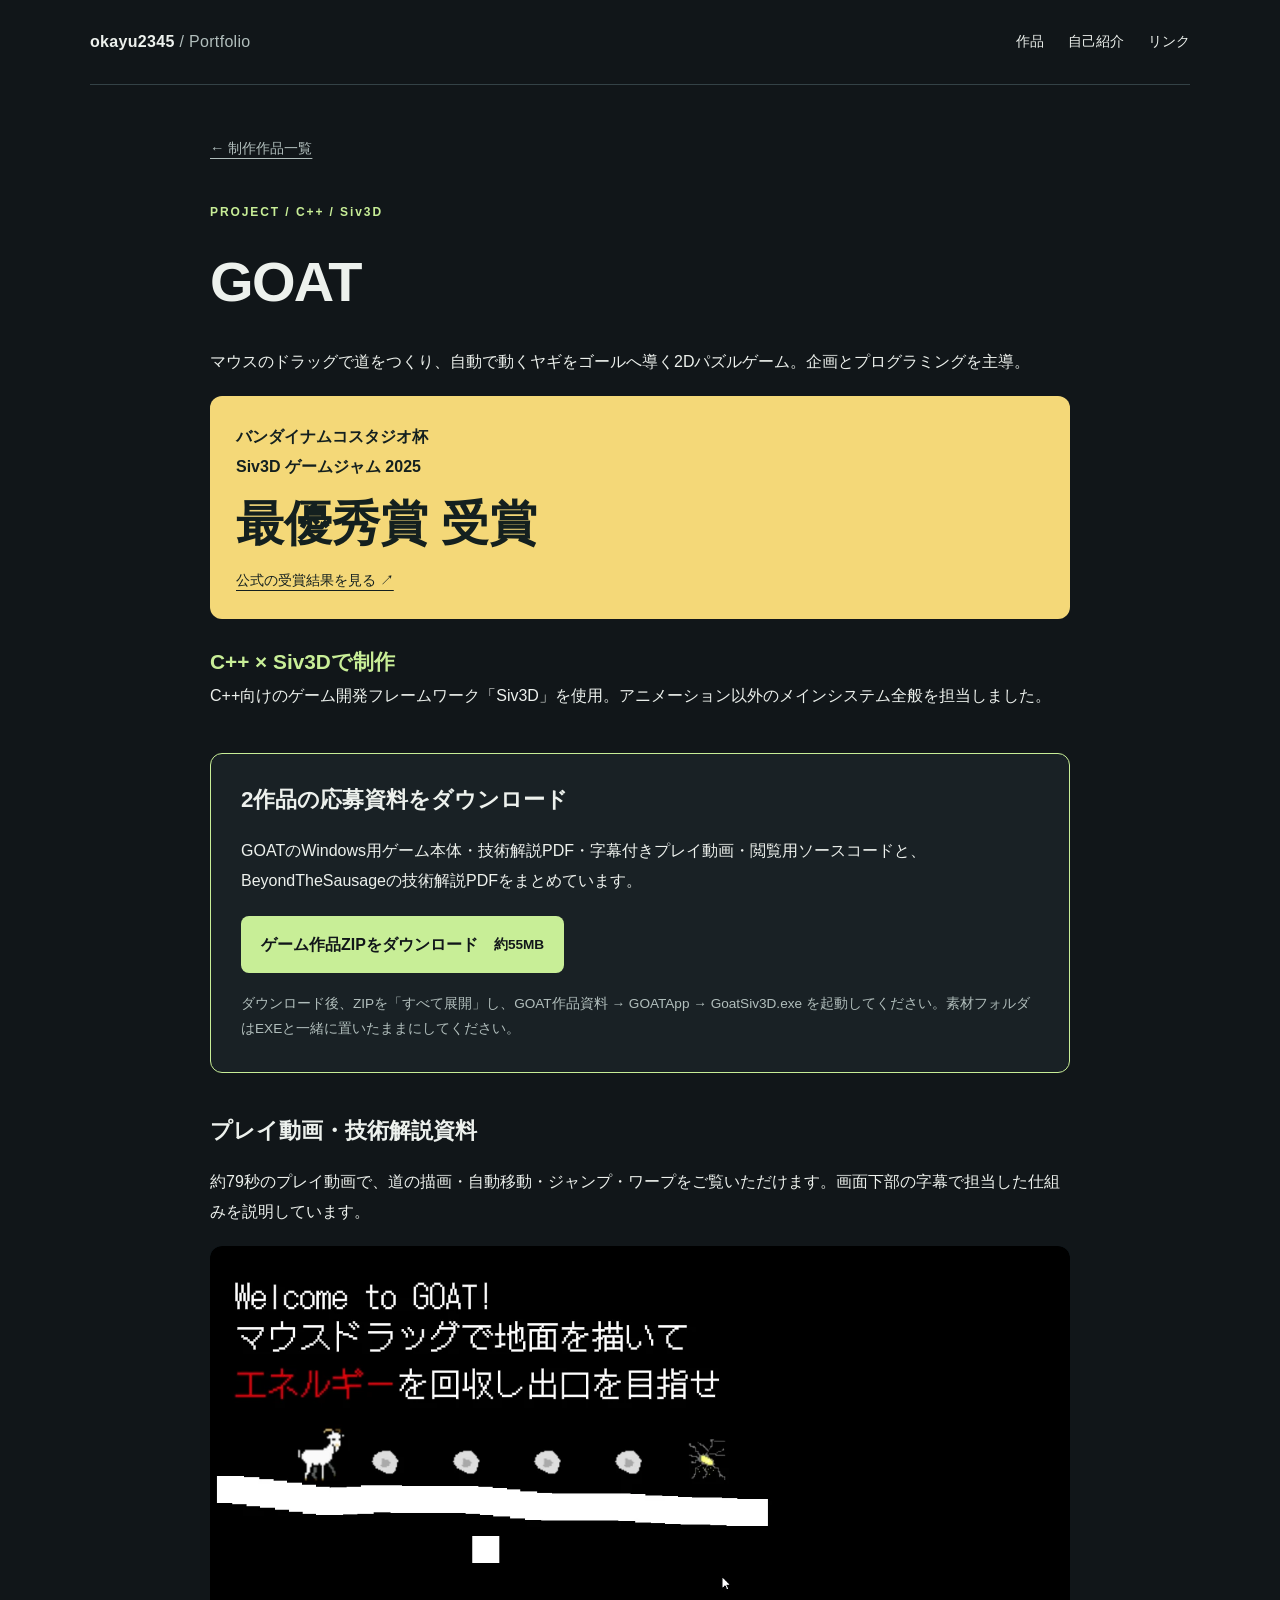
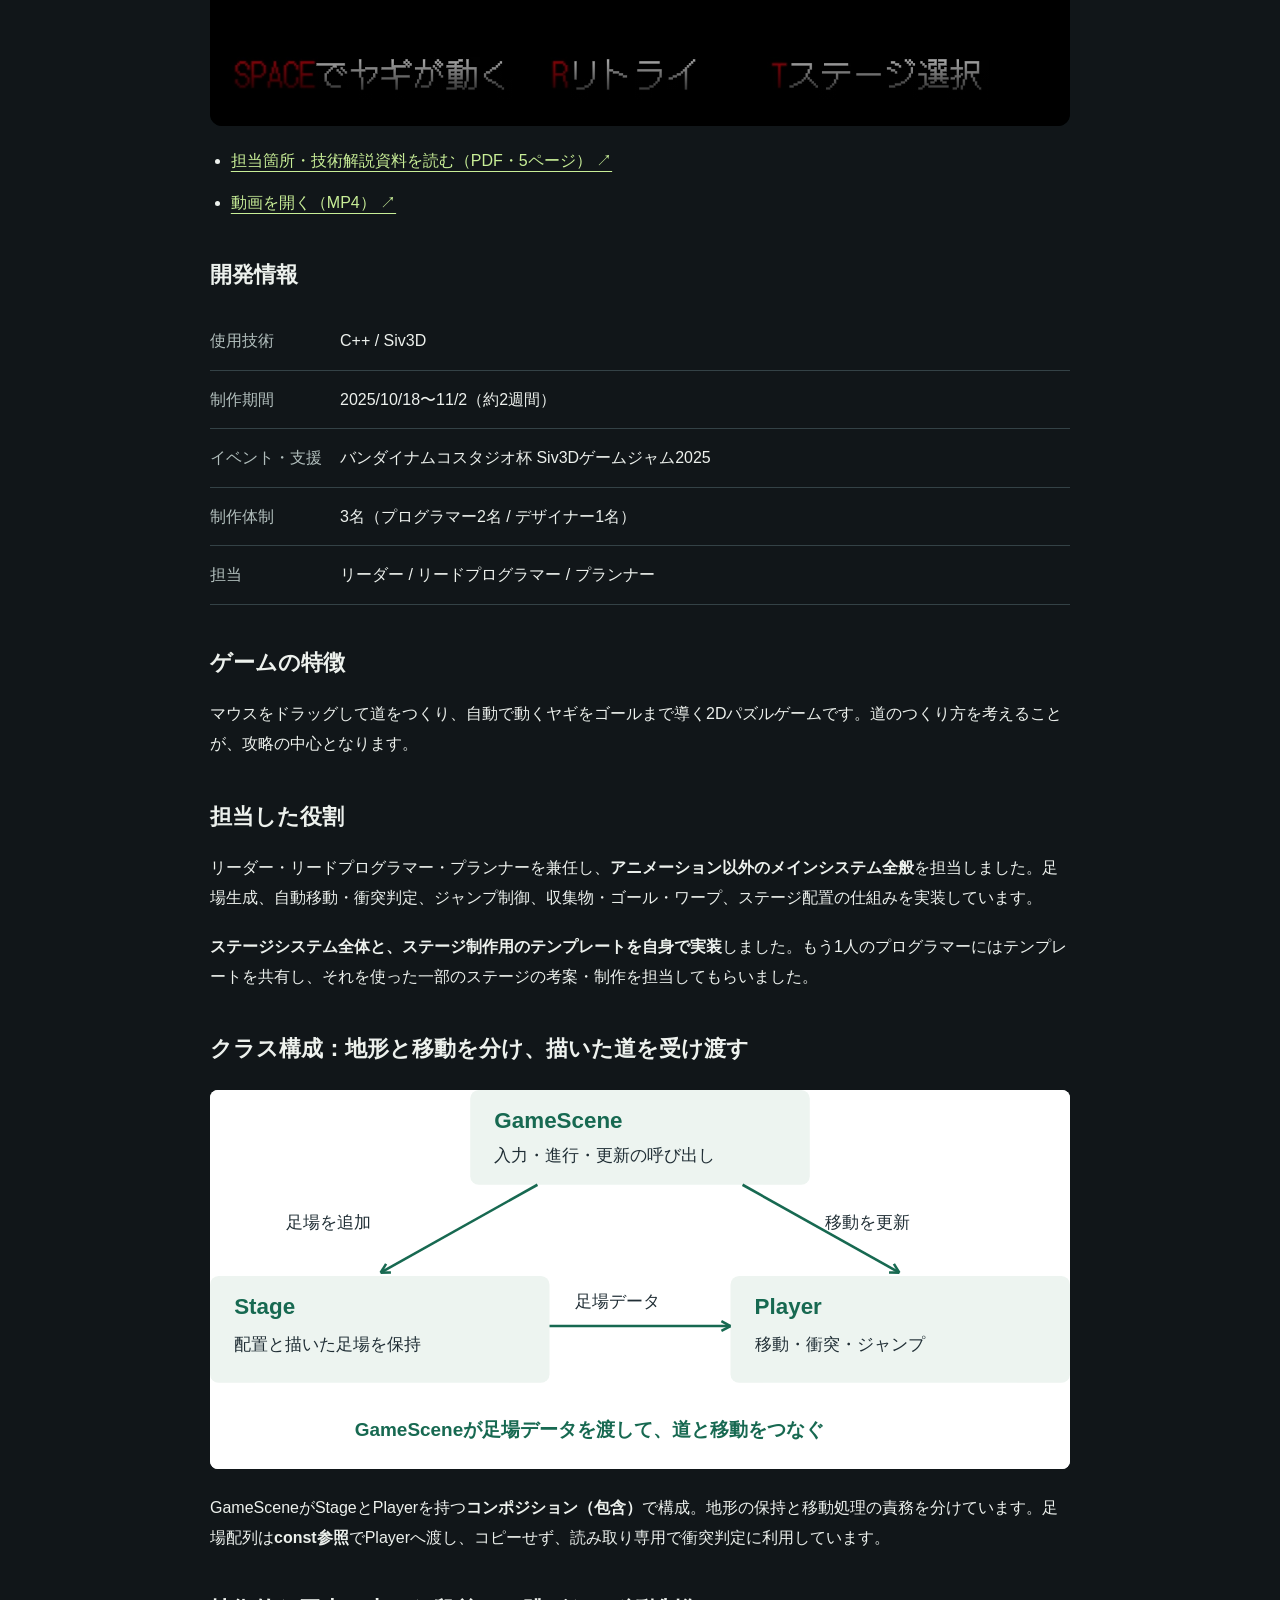
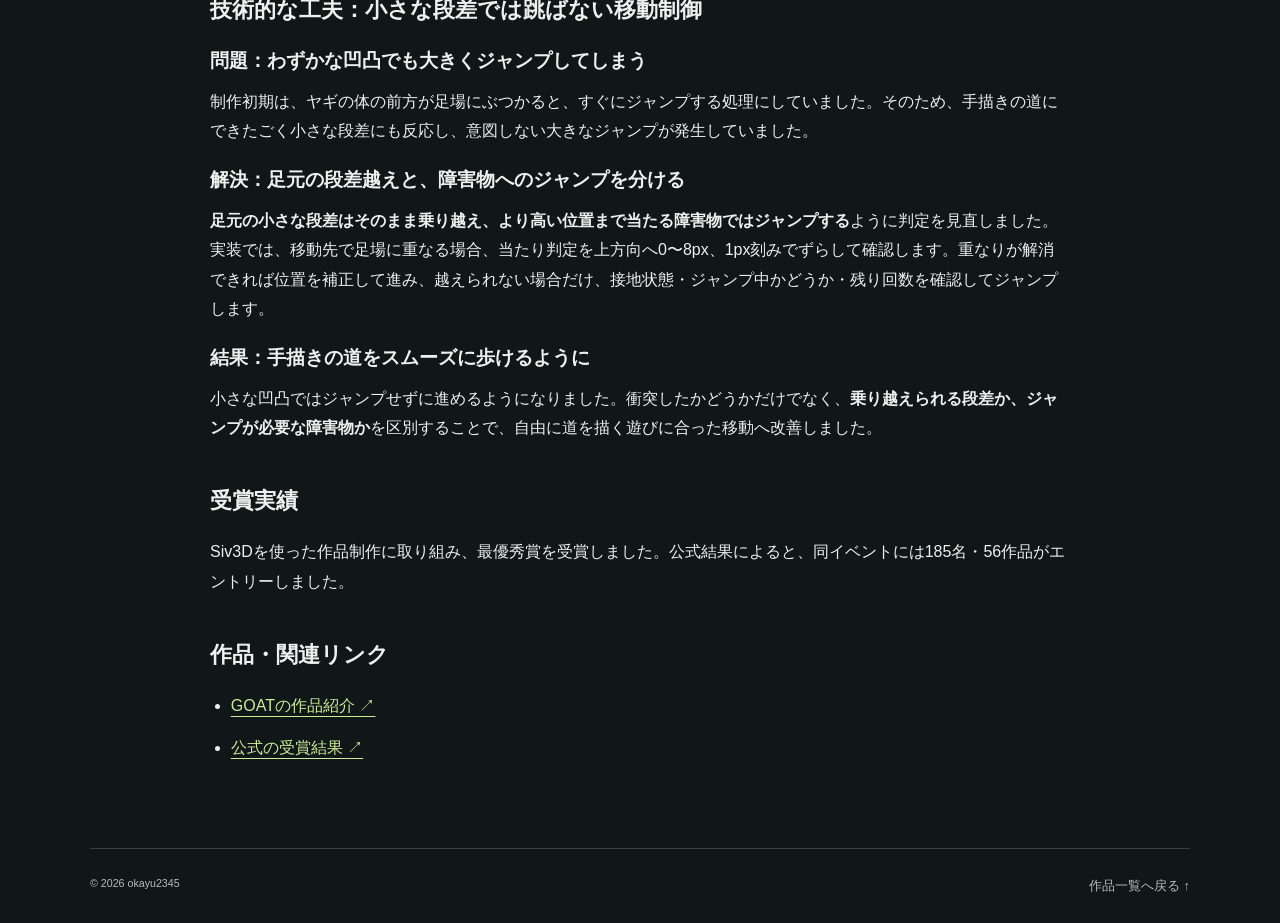
<file: projects/siv3d-game.html>
<!DOCTYPE html>
<html lang="ja">
<head>
  <meta charset="UTF-8">
  <meta name="viewport" content="width=device-width, initial-scale=1">
  <meta name="description" content="マウスのドラッグで道をつくり、自動で動くヤギをゴールへ導く2Dパズルゲーム。企画とプログラミングを主導。">
  <title>GOAT | okayu2345 Portfolio</title>
  <link rel="stylesheet" href="../style.css?v=sausage-portfolio-1">
  <script src="../script.js" defer></script>
</head>
<body>
  <a class="skip-link" href="#main">本文へ移動</a>
  <header class="site-header container">
    <a class="brand" href="../index.html">okayu2345<span> / Portfolio</span></a>
    <nav aria-label="メインナビゲーション"><a href="../index.html#projects">作品</a><a href="../index.html#about">自己紹介</a><a href="../index.html#contact">リンク</a></nav>
  </header>
  <main id="main" class="container detail">
    <a class="back-link" href="../index.html#projects">← 制作作品一覧</a>
    <header class="detail-header"><p class="eyebrow">PROJECT / C++ / Siv3D</p><h1>GOAT</h1><p>マウスのドラッグで道をつくり、自動で動くヤギをゴールへ導く2Dパズルゲーム。企画とプログラミングを主導。</p>
      <div class="goat-award"><p>バンダイナムコスタジオ杯<br>Siv3D ゲームジャム 2025</p><strong>最優秀賞 受賞</strong><a href="https://siv3d.github.io/ja-jp/event/gamejam2025/">公式の受賞結果を見る ↗</a></div>
      <p class="goat-technology"><strong>C++ × Siv3Dで制作</strong><br>C++向けのゲーム開発フレームワーク「Siv3D」を使用。アニメーション以外のメインシステム全般を担当しました。</p>
    </header>
    <section id="download" class="detail-section download-panel" aria-labelledby="download-title">
      <h2 id="download-title">2作品の応募資料をダウンロード</h2>
      <p>GOATのWindows用ゲーム本体・技術解説PDF・字幕付きプレイ動画・閲覧用ソースコードと、BeyondTheSausageの技術解説PDFをまとめています。</p>
      <a class="download-button" href="../downloads/goat-portfolio.zip" download="ゲーム作品_岡佑亮.zip">ゲーム作品ZIPをダウンロード <span>約55MB</span></a>
      <p class="download-help">ダウンロード後、ZIPを「すべて展開」し、GOAT作品資料 → GOATApp → GoatSiv3D.exe を起動してください。素材フォルダはEXEと一緒に置いたままにしてください。</p>
    </section>
    <section id="play-video" class="detail-section" aria-labelledby="video-title">
      <h2 id="video-title">プレイ動画・技術解説資料</h2>
      <p>約79秒のプレイ動画で、道の描画・自動移動・ジャンプ・ワープをご覧いただけます。画面下部の字幕で担当した仕組みを説明しています。</p>
      <video class="gameplay-video" controls playsinline preload="metadata" poster="../images/thumbnails/goat.webp" aria-label="GOAT 技術解説付きプレイ動画">
        <source src="../videos/goat-gameplay.mp4" type="video/mp4">
        動画を再生できない場合は、下の「動画を開く」からご覧ください。
      </video>
      <ul class="project-links">
        <li><a class="text-link" href="../documents/goat-technical-portfolio.pdf">担当箇所・技術解説資料を読む（PDF・5ページ） ↗</a></li>
        <li><a class="text-link" href="../videos/goat-gameplay.mp4">動画を開く（MP4） ↗</a></li>
      </ul>
    </section>
    <section class="detail-section" aria-labelledby="overview-title"><h2 id="overview-title">開発情報</h2><dl class="project-facts">
        <dt>使用技術</dt><dd>C++ / Siv3D</dd>
        <dt>制作期間</dt><dd>2025/10/18〜11/2（約2週間）</dd>
        <dt>イベント・支援</dt><dd>バンダイナムコスタジオ杯 Siv3Dゲームジャム2025</dd>
        <dt>制作体制</dt><dd>3名（プログラマー2名 / デザイナー1名）</dd>
        <dt>担当</dt><dd>リーダー / リードプログラマー / プランナー</dd>
      </dl></section>
    <section class="detail-section" aria-labelledby="section-0"><h2 id="section-0">ゲームの特徴</h2><p>マウスをドラッグして道をつくり、自動で動くヤギをゴールまで導く2Dパズルゲームです。道のつくり方を考えることが、攻略の中心となります。</p></section>
    <section class="detail-section" aria-labelledby="section-1"><h2 id="section-1">担当した役割</h2><p>リーダー・リードプログラマー・プランナーを兼任し、<strong>アニメーション以外のメインシステム全般</strong>を担当しました。足場生成、自動移動・衝突判定、ジャンプ制御、収集物・ゴール・ワープ、ステージ配置の仕組みを実装しています。</p><p><strong>ステージシステム全体と、ステージ制作用のテンプレートを自身で実装</strong>しました。もう1人のプログラマーにはテンプレートを共有し、それを使った一部のステージの考案・制作を担当してもらいました。</p></section>
    <section class="detail-section" aria-labelledby="class-overview">
      <h2 id="class-overview">クラス構成：地形と移動を分け、描いた道を受け渡す</h2>
      <figure style="margin: 24px 0"><img src="../images/diagrams/goat-classes.svg" alt="GameSceneが入力と進行を管理し、Stageに足場を追加。Stageの足場データをPlayerへ渡して移動を更新する。" width="499" height="220" style="display: block; width: 100%; height: auto; background: white; border-radius: 8px"></figure>
      <p>GameSceneがStageとPlayerを持つ<strong>コンポジション（包含）</strong>で構成。地形の保持と移動処理の責務を分けています。足場配列は<strong>const参照</strong>でPlayerへ渡し、コピーせず、読み取り専用で衝突判定に利用しています。</p>
    </section>
    <section class="detail-section" aria-labelledby="movement-improvement">
      <h2 id="movement-improvement">技術的な工夫：小さな段差では跳ばない移動制御</h2>
      <h3>問題：わずかな凹凸でも大きくジャンプしてしまう</h3>
      <p>制作初期は、ヤギの体の前方が足場にぶつかると、すぐにジャンプする処理にしていました。そのため、手描きの道にできたごく小さな段差にも反応し、意図しない大きなジャンプが発生していました。</p>
      <h3>解決：足元の段差越えと、障害物へのジャンプを分ける</h3>
      <p><strong>足元の小さな段差はそのまま乗り越え、より高い位置まで当たる障害物ではジャンプする</strong>ように判定を見直しました。実装では、移動先で足場に重なる場合、当たり判定を上方向へ0〜8px、1px刻みでずらして確認します。重なりが解消できれば位置を補正して進み、越えられない場合だけ、接地状態・ジャンプ中かどうか・残り回数を確認してジャンプします。</p>
      <h3>結果：手描きの道をスムーズに歩けるように</h3>
      <p>小さな凹凸ではジャンプせずに進めるようになりました。衝突したかどうかだけでなく、<strong>乗り越えられる段差か、ジャンプが必要な障害物か</strong>を区別することで、自由に道を描く遊びに合った移動へ改善しました。</p>
    </section>
    <section class="detail-section" aria-labelledby="section-2"><h2 id="section-2">受賞実績</h2><p>Siv3Dを使った作品制作に取り組み、最優秀賞を受賞しました。公式結果によると、同イベントには185名・56作品がエントリーしました。</p></section>
    <section class="detail-section" aria-labelledby="links-title"><h2 id="links-title">作品・関連リンク</h2><ul class="project-links"><li><a class="text-link" href="https://scrapbox.io/bnscup2025/GOAT">GOATの作品紹介 ↗</a></li><li><a class="text-link" href="https://siv3d.github.io/ja-jp/event/gamejam2025/">公式の受賞結果 ↗</a></li></ul></section>
  </main>
  <footer class="site-footer container"><small>© <span data-current-year>2026</span> okayu2345</small><a href="../index.html#projects">作品一覧へ戻る ↑</a></footer>
</body>
</html>
</file>
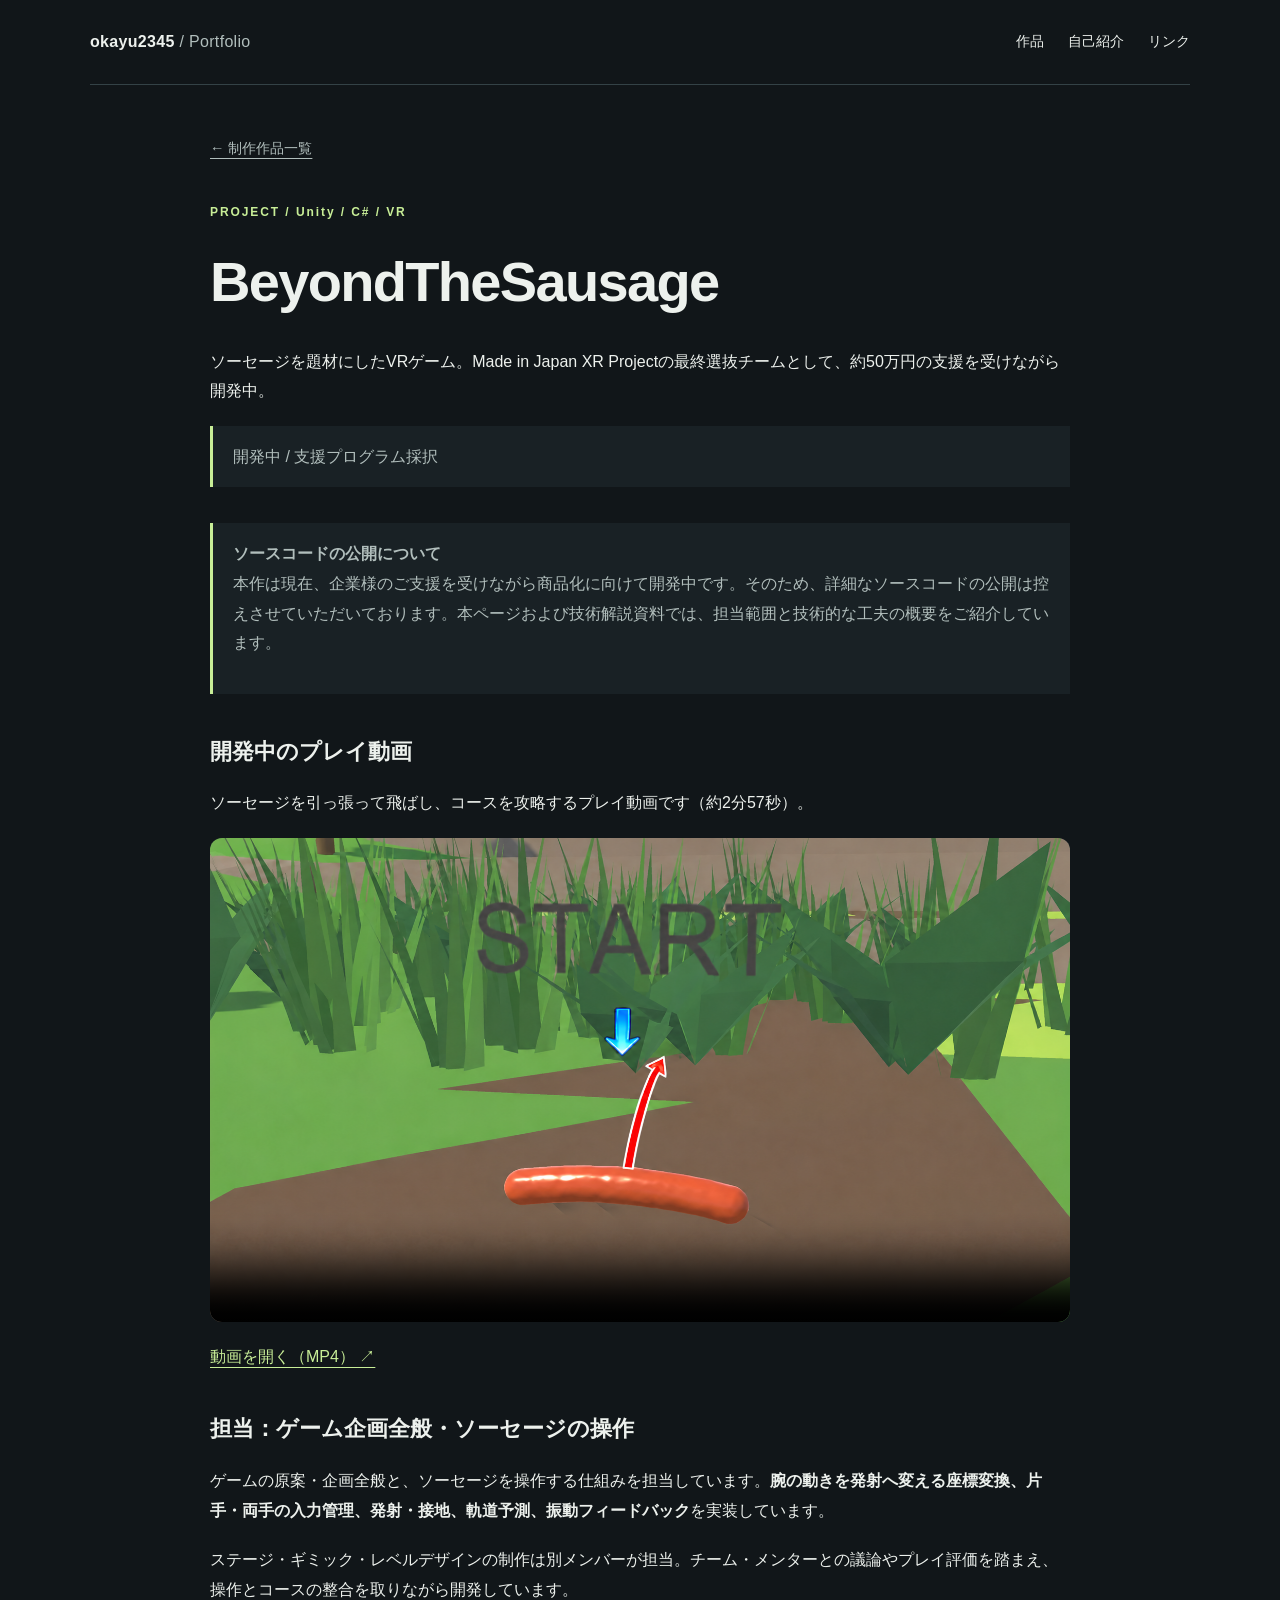
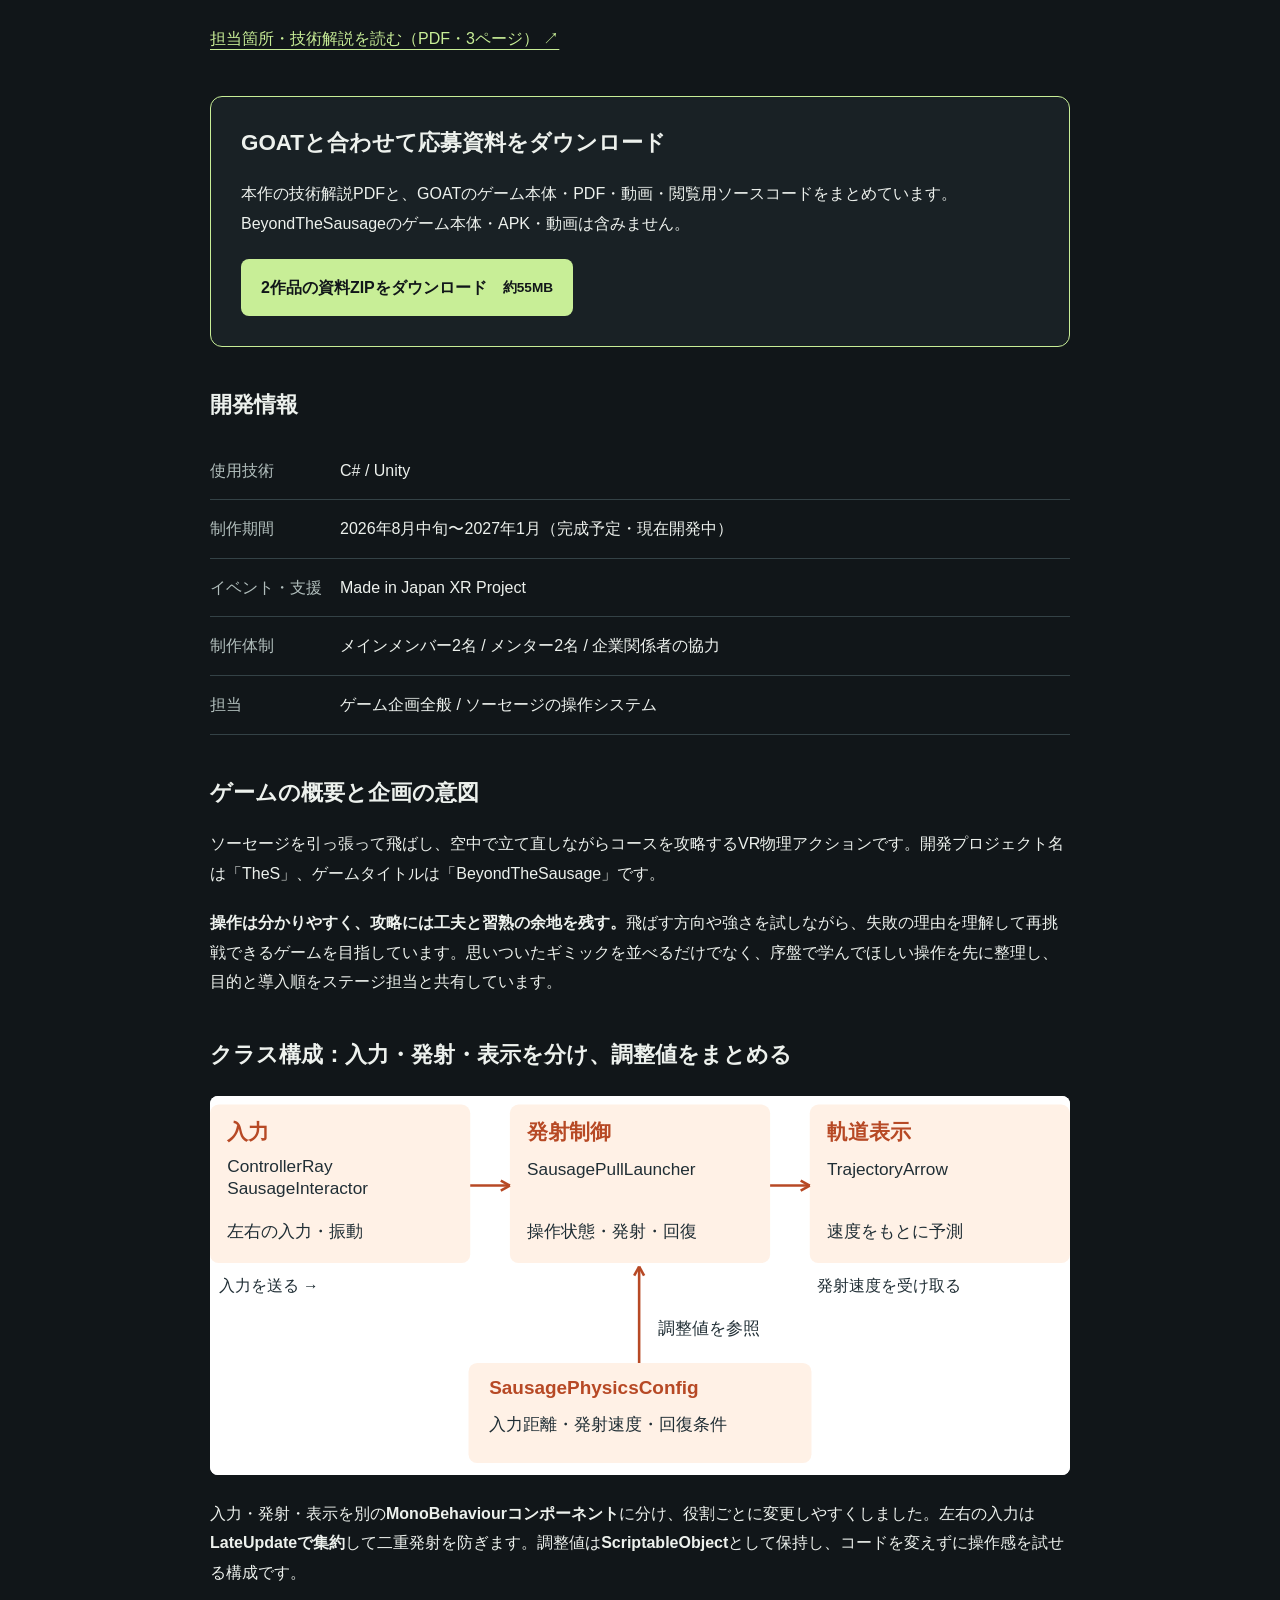
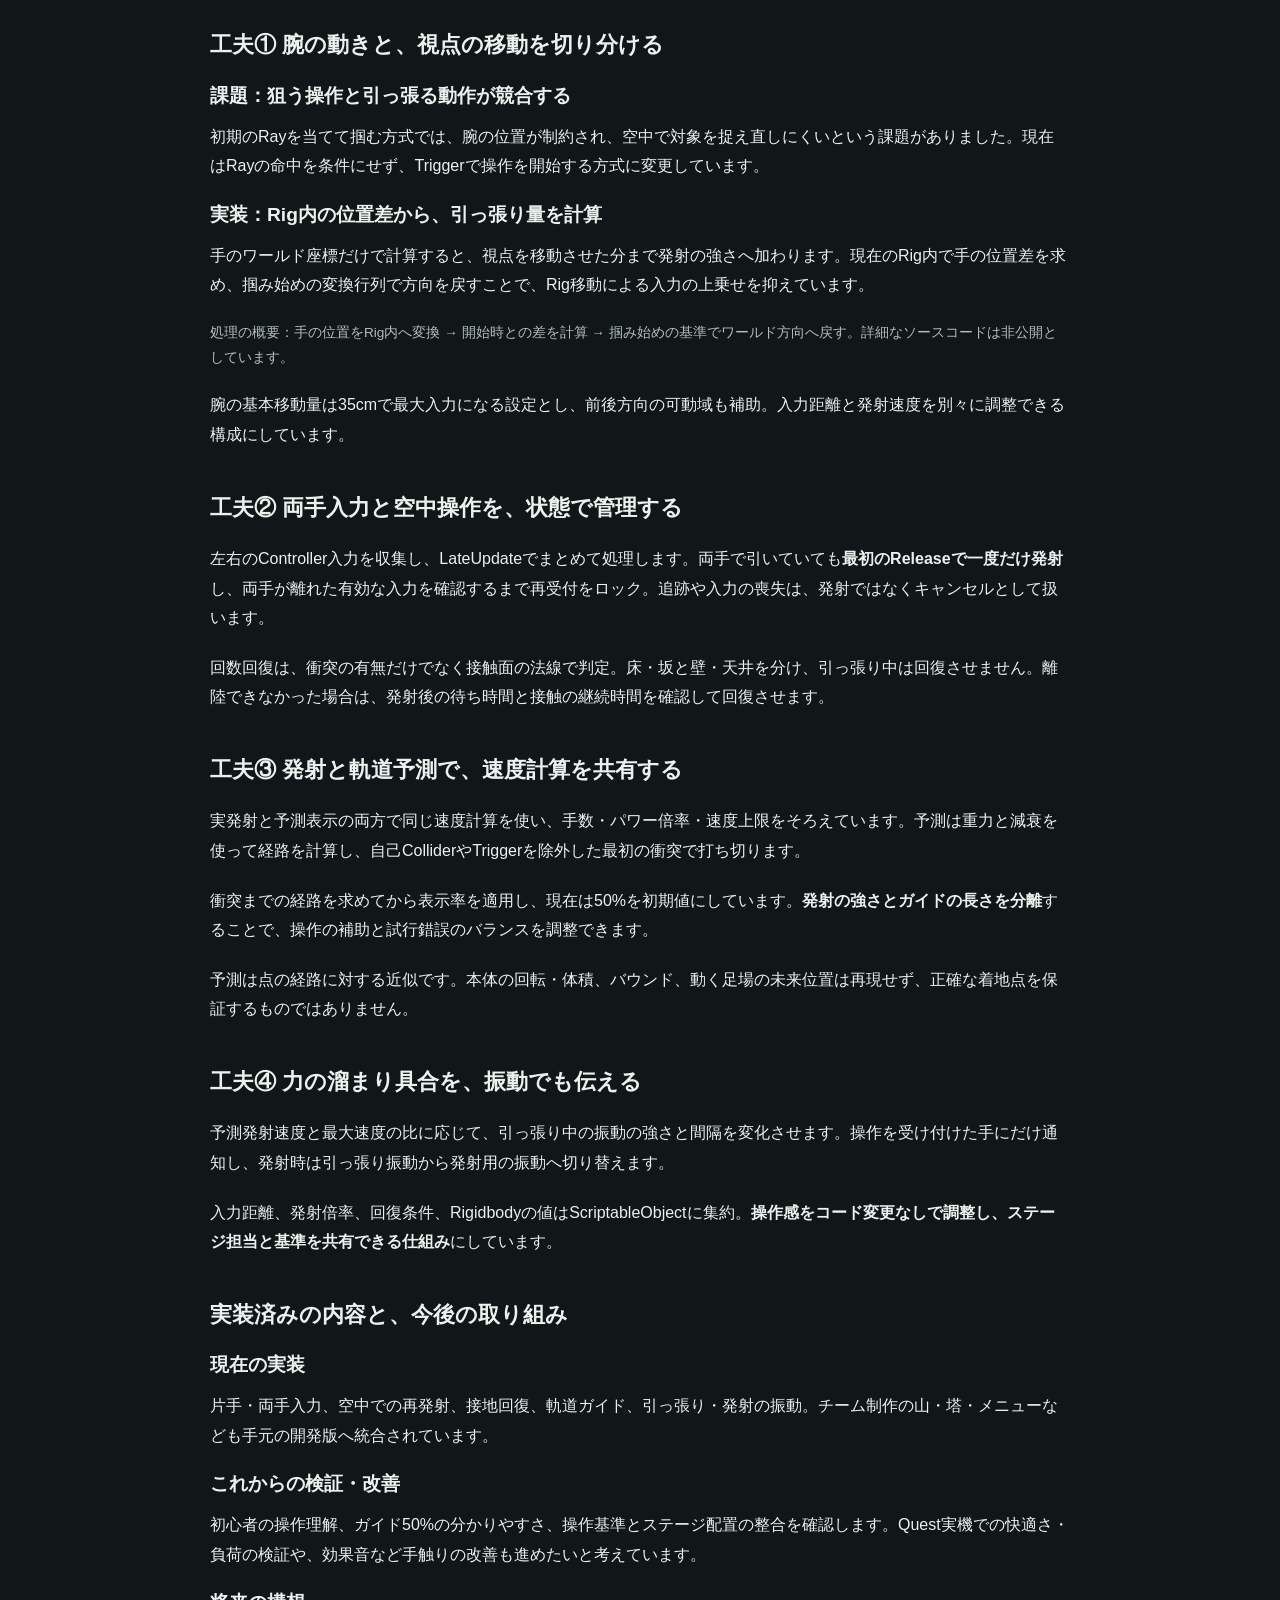
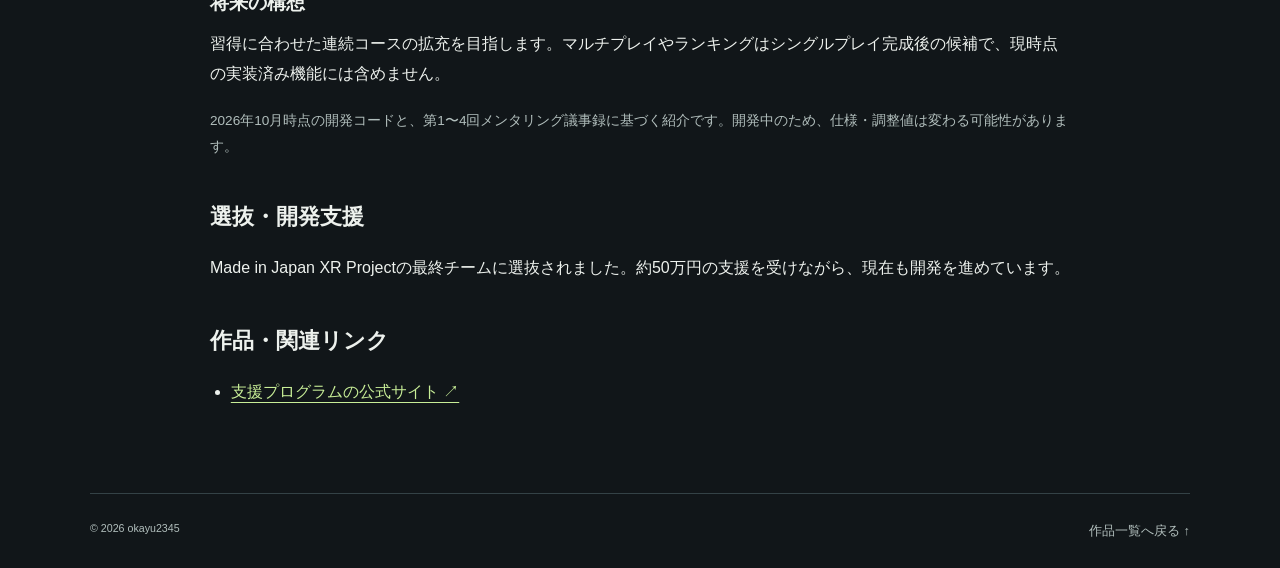
<file: projects/thesausage.html>
<!DOCTYPE html>
<html lang="ja">
<head>
  <meta charset="UTF-8">
  <meta name="viewport" content="width=device-width, initial-scale=1">
  <meta name="description" content="ソーセージを題材にしたVRゲーム。Made in Japan XR Projectの最終選抜チームとして、約50万円の支援を受けながら開発中。">
  <title>BeyondTheSausage | okayu2345 Portfolio</title>
  <link rel="stylesheet" href="../style.css?v=sausage-portfolio-1">
  <script src="../script.js" defer></script>
</head>
<body>
  <a class="skip-link" href="#main">本文へ移動</a>
  <header class="site-header container">
    <a class="brand" href="../index.html">okayu2345<span> / Portfolio</span></a>
    <nav aria-label="メインナビゲーション"><a href="../index.html#projects">作品</a><a href="../index.html#about">自己紹介</a><a href="../index.html#contact">リンク</a></nav>
  </header>
  <main id="main" class="container detail">
    <a class="back-link" href="../index.html#projects">← 制作作品一覧</a>
    <header class="detail-header"><p class="eyebrow">PROJECT / Unity / C# / VR</p><h1>BeyondTheSausage</h1><p>ソーセージを題材にしたVRゲーム。Made in Japan XR Projectの最終選抜チームとして、約50万円の支援を受けながら開発中。</p><p class="notice">開発中 / 支援プログラム採択</p></header>
    <aside class="notice" aria-label="ソースコードの公開について"><strong>ソースコードの公開について</strong><p>本作は現在、企業様のご支援を受けながら商品化に向けて開発中です。そのため、詳細なソースコードの公開は控えさせていただいております。本ページおよび技術解説資料では、担当範囲と技術的な工夫の概要をご紹介しています。</p></aside>
    <section id="play-video" class="detail-section" aria-labelledby="video-title">
      <h2 id="video-title">開発中のプレイ動画</h2>
      <p>ソーセージを引っ張って飛ばし、コースを攻略するプレイ動画です（約2分57秒）。</p>
      <video class="gameplay-video" controls playsinline preload="metadata" poster="../images/thesausage/gameplay.png" width="1280" height="720" aria-label="BeyondTheSausage 開発中のプレイ動画">
        <source src="../videos/sausage-gameplay.mp4" type="video/mp4">
        動画を再生できない場合は、下の「動画を開く」からご覧ください。
      </video>
      <a class="text-link" href="../videos/sausage-gameplay.mp4">動画を開く（MP4） ↗</a>
    </section>
    <section class="detail-section" aria-labelledby="role-title">
      <h2 id="role-title">担当：ゲーム企画全般・ソーセージの操作</h2>
      <p>ゲームの原案・企画全般と、ソーセージを操作する仕組みを担当しています。<strong>腕の動きを発射へ変える座標変換、片手・両手の入力管理、発射・接地、軌道予測、振動フィードバック</strong>を実装しています。</p>
      <p>ステージ・ギミック・レベルデザインの制作は別メンバーが担当。チーム・メンターとの議論やプレイ評価を踏まえ、操作とコースの整合を取りながら開発しています。</p>
      <a class="text-link" href="../documents/sausage-technical-portfolio.pdf">担当箇所・技術解説を読む（PDF・3ページ） ↗</a>
    </section>
    <section class="detail-section download-panel" aria-labelledby="download-title"><h2 id="download-title">GOATと合わせて応募資料をダウンロード</h2><p>本作の技術解説PDFと、GOATのゲーム本体・PDF・動画・閲覧用ソースコードをまとめています。BeyondTheSausageのゲーム本体・APK・動画は含みません。</p><a class="download-button" href="../downloads/goat-portfolio.zip" download="ゲーム作品_岡佑亮.zip">2作品の資料ZIPをダウンロード <span>約55MB</span></a></section>
    <section class="detail-section" aria-labelledby="overview-title"><h2 id="overview-title">開発情報</h2><dl class="project-facts">
        <dt>使用技術</dt><dd>C# / Unity</dd>
        <dt>制作期間</dt><dd>2026年8月中旬〜2027年1月（完成予定・現在開発中）</dd>
        <dt>イベント・支援</dt><dd>Made in Japan XR Project</dd>
        <dt>制作体制</dt><dd>メインメンバー2名 / メンター2名 / 企業関係者の協力</dd>
        <dt>担当</dt><dd>ゲーム企画全般 / ソーセージの操作システム</dd>
      </dl></section>
    <section class="detail-section" aria-labelledby="section-0"><h2 id="section-0">ゲームの概要と企画の意図</h2><p>ソーセージを引っ張って飛ばし、空中で立て直しながらコースを攻略するVR物理アクションです。開発プロジェクト名は「TheS」、ゲームタイトルは「BeyondTheSausage」です。</p><p><strong>操作は分かりやすく、攻略には工夫と習熟の余地を残す。</strong>飛ばす方向や強さを試しながら、失敗の理由を理解して再挑戦できるゲームを目指しています。思いついたギミックを並べるだけでなく、序盤で学んでほしい操作を先に整理し、目的と導入順をステージ担当と共有しています。</p></section>
    <section class="detail-section" aria-labelledby="class-overview">
      <h2 id="class-overview">クラス構成：入力・発射・表示を分け、調整値をまとめる</h2>
      <figure style="margin: 24px 0"><img src="../images/diagrams/sausage-classes.svg" alt="ControllerRaySausageInteractorが入力を送り、SausagePullLauncherが発射を制御。TrajectoryArrowへ速度を渡し、SausagePhysicsConfigから調整値を参照する。" width="499" height="220" style="display: block; width: 100%; height: auto; background: white; border-radius: 8px"></figure>
      <p>入力・発射・表示を別の<strong>MonoBehaviourコンポーネント</strong>に分け、役割ごとに変更しやすくしました。左右の入力は<strong>LateUpdateで集約</strong>して二重発射を防ぎます。調整値は<strong>ScriptableObject</strong>として保持し、コードを変えずに操作感を試せる構成です。</p>
    </section>
    <section class="detail-section" aria-labelledby="input-title">
      <h2 id="input-title">工夫① 腕の動きと、視点の移動を切り分ける</h2>
      <h3>課題：狙う操作と引っ張る動作が競合する</h3>
      <p>初期のRayを当てて掴む方式では、腕の位置が制約され、空中で対象を捉え直しにくいという課題がありました。現在はRayの命中を条件にせず、Triggerで操作を開始する方式に変更しています。</p>
      <h3>実装：Rig内の位置差から、引っ張り量を計算</h3>
      <p>手のワールド座標だけで計算すると、視点を移動させた分まで発射の強さへ加わります。現在のRig内で手の位置差を求め、掴み始めの変換行列で方向を戻すことで、Rig移動による入力の上乗せを抑えています。</p>
      <p class="sausage-source-note">処理の概要：手の位置をRig内へ変換 → 開始時との差を計算 → 掴み始めの基準でワールド方向へ戻す。詳細なソースコードは非公開としています。</p>
      <p>腕の基本移動量は35cmで最大入力になる設定とし、前後方向の可動域も補助。入力距離と発射速度を別々に調整できる構成にしています。</p>
    </section>
    <section class="detail-section" aria-labelledby="state-title">
      <h2 id="state-title">工夫② 両手入力と空中操作を、状態で管理する</h2>
      <p>左右のController入力を収集し、LateUpdateでまとめて処理します。両手で引いていても<strong>最初のReleaseで一度だけ発射</strong>し、両手が離れた有効な入力を確認するまで再受付をロック。追跡や入力の喪失は、発射ではなくキャンセルとして扱います。</p>
      <p>回数回復は、衝突の有無だけでなく接触面の法線で判定。床・坂と壁・天井を分け、引っ張り中は回復させません。離陸できなかった場合は、発射後の待ち時間と接触の継続時間を確認して回復させます。</p>
    </section>
    <section class="detail-section" aria-labelledby="prediction-title">
      <h2 id="prediction-title">工夫③ 発射と軌道予測で、速度計算を共有する</h2>
      <p>実発射と予測表示の両方で同じ速度計算を使い、手数・パワー倍率・速度上限をそろえています。予測は重力と減衰を使って経路を計算し、自己ColliderやTriggerを除外した最初の衝突で打ち切ります。</p>
      <p>衝突までの経路を求めてから表示率を適用し、現在は50%を初期値にしています。<strong>発射の強さとガイドの長さを分離</strong>することで、操作の補助と試行錯誤のバランスを調整できます。</p>
      <p>予測は点の経路に対する近似です。本体の回転・体積、バウンド、動く足場の未来位置は再現せず、正確な着地点を保証するものではありません。</p>
    </section>
    <section class="detail-section" aria-labelledby="feedback-title">
      <h2 id="feedback-title">工夫④ 力の溜まり具合を、振動でも伝える</h2>
      <p>予測発射速度と最大速度の比に応じて、引っ張り中の振動の強さと間隔を変化させます。操作を受け付けた手にだけ通知し、発射時は引っ張り振動から発射用の振動へ切り替えます。</p>
      <p>入力距離、発射倍率、回復条件、Rigidbodyの値はScriptableObjectに集約。<strong>操作感をコード変更なしで調整し、ステージ担当と基準を共有できる仕組み</strong>にしています。</p>
    </section>
    <section class="detail-section" aria-labelledby="progress-title">
      <h2 id="progress-title">実装済みの内容と、今後の取り組み</h2>
      <h3>現在の実装</h3><p>片手・両手入力、空中での再発射、接地回復、軌道ガイド、引っ張り・発射の振動。チーム制作の山・塔・メニューなども手元の開発版へ統合されています。</p>
      <h3>これからの検証・改善</h3><p>初心者の操作理解、ガイド50%の分かりやすさ、操作基準とステージ配置の整合を確認します。Quest実機での快適さ・負荷の検証や、効果音など手触りの改善も進めたいと考えています。</p>
      <h3>将来の構想</h3><p>習得に合わせた連続コースの拡充を目指します。マルチプレイやランキングはシングルプレイ完成後の候補で、現時点の実装済み機能には含めません。</p>
      <p class="sausage-source-note">2026年10月時点の開発コードと、第1〜4回メンタリング議事録に基づく紹介です。開発中のため、仕様・調整値は変わる可能性があります。</p>
    </section>
    <section class="detail-section" aria-labelledby="section-1"><h2 id="section-1">選抜・開発支援</h2><p>Made in Japan XR Projectの最終チームに選抜されました。約50万円の支援を受けながら、現在も開発を進めています。</p></section>
    <section class="detail-section" aria-labelledby="links-title"><h2 id="links-title">作品・関連リンク</h2><ul class="project-links"><li><a class="text-link" href="https://madeinjapanxr.g-smash.co.jp/">支援プログラムの公式サイト ↗</a></li></ul></section>
  </main>
  <footer class="site-footer container"><small>© <span data-current-year>2026</span> okayu2345</small><a href="../index.html#projects">作品一覧へ戻る ↑</a></footer>
</body>
</html>
</file>
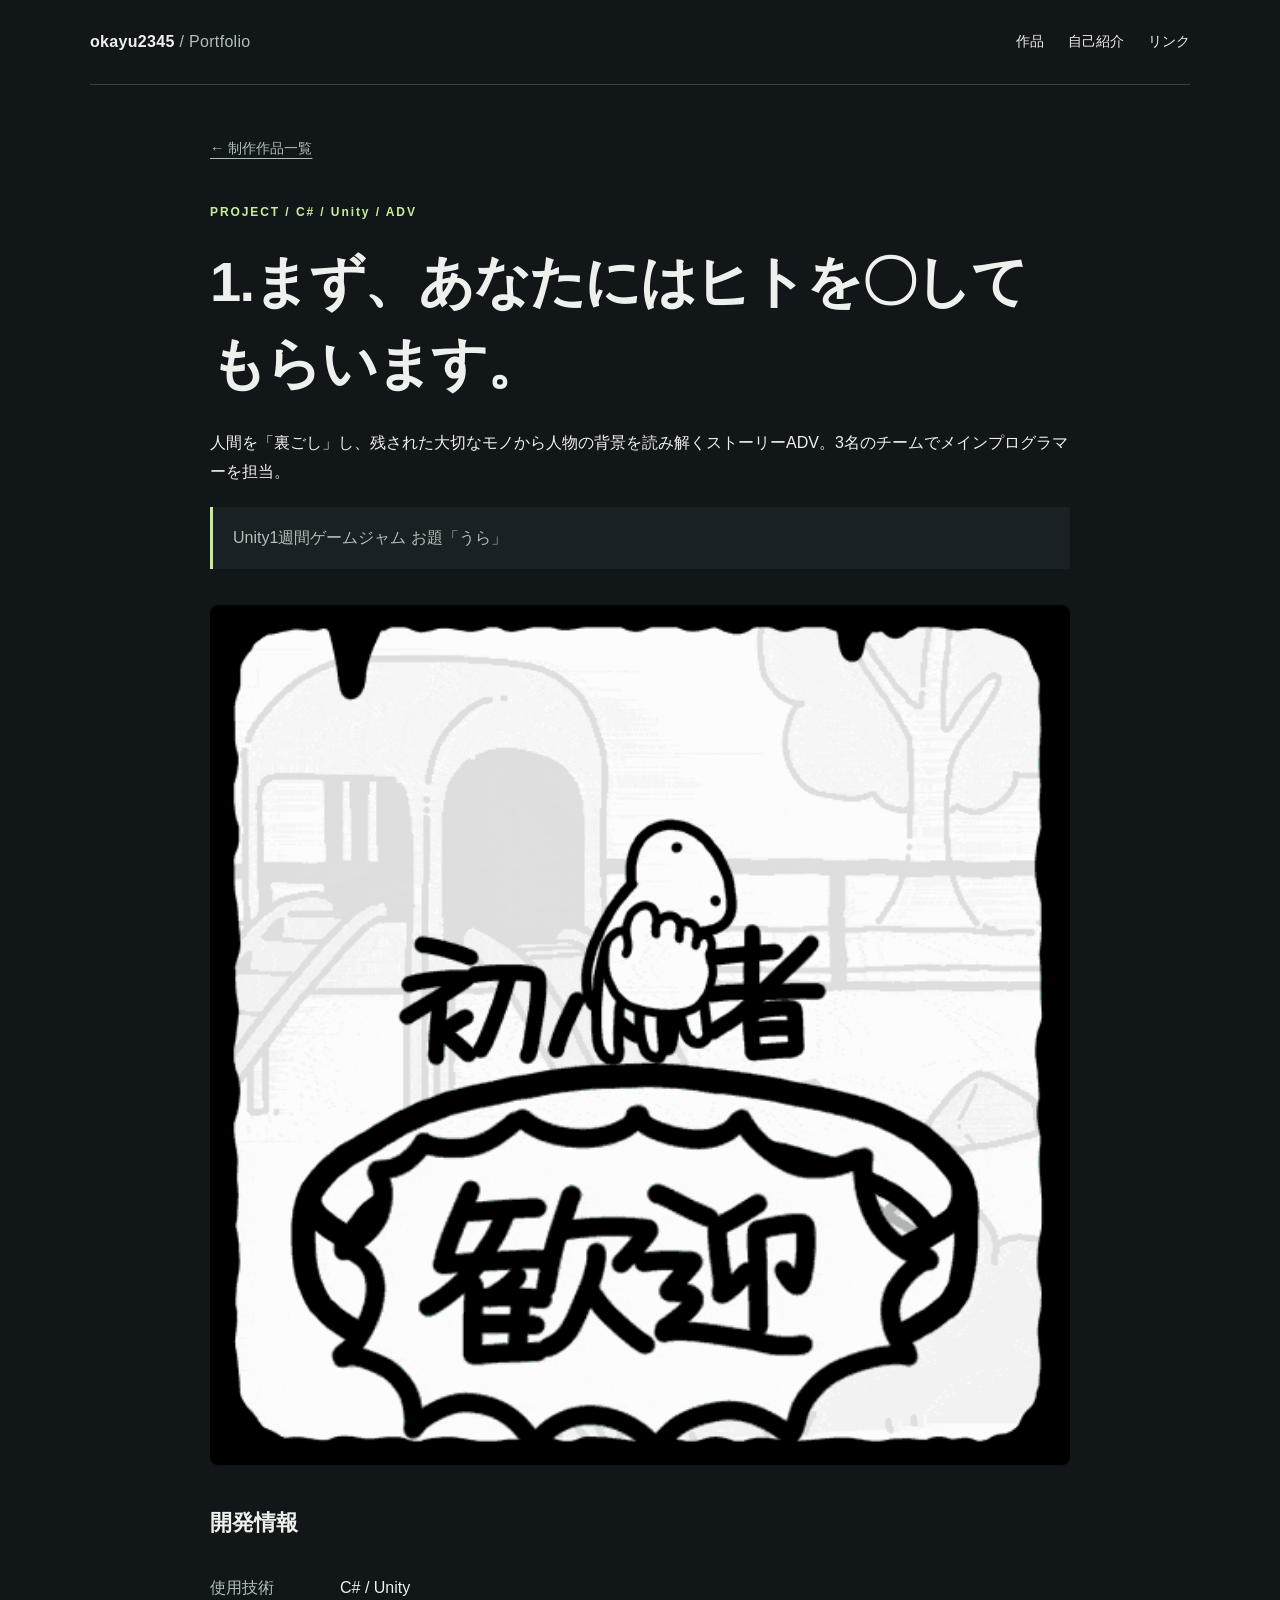
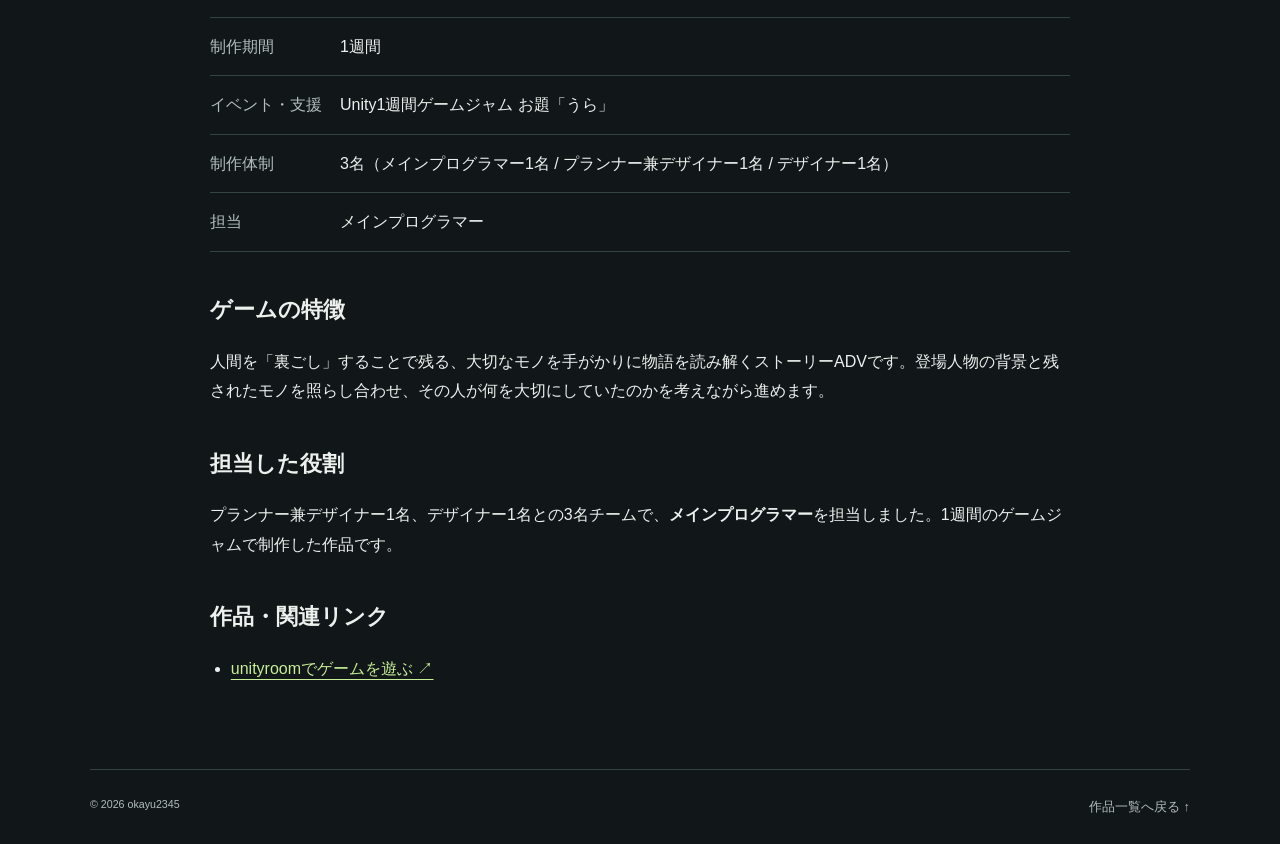
<file: projects/uragosi.html>
<!DOCTYPE html>
<html lang="ja">
<head>
  <meta charset="UTF-8">
  <meta name="viewport" content="width=device-width, initial-scale=1">
  <meta name="description" content="人間を「裏ごし」し、残された大切なモノから人物の背景を読み解くストーリーADV。3名のチームでメインプログラマーを担当。">
  <title>1.まず、あなたにはヒトを〇してもらいます。 | okayu2345 Portfolio</title>
  <link rel="stylesheet" href="../style.css">
  <script src="../script.js" defer></script>
</head>
<body>
  <a class="skip-link" href="#main">本文へ移動</a>
  <header class="site-header container">
    <a class="brand" href="../index.html">okayu2345<span> / Portfolio</span></a>
    <nav aria-label="メインナビゲーション"><a href="../index.html#projects">作品</a><a href="../index.html#about">自己紹介</a><a href="../index.html#contact">リンク</a></nav>
  </header>
  <main id="main" class="container detail">
    <a class="back-link" href="../index.html#projects">← 制作作品一覧</a>
    <header class="detail-header"><p class="eyebrow">PROJECT / C# / Unity / ADV</p><h1>1.まず、あなたにはヒトを〇してもらいます。</h1><p>人間を「裏ごし」し、残された大切なモノから人物の背景を読み解くストーリーADV。3名のチームでメインプログラマーを担当。</p><p class="notice">Unity1週間ゲームジャム お題「うら」</p></header>
    <figure style="margin: 0"><img class="detail-image" src="../images/thumbnails/uragosi.gif" alt="1.まず、あなたにはヒトを〇してもらいます。の作品紹介画像" loading="lazy"></figure>
    <section class="detail-section" aria-labelledby="overview-title"><h2 id="overview-title">開発情報</h2><dl class="project-facts">
      <dt>使用技術</dt><dd>C# / Unity</dd>
      <dt>制作期間</dt><dd>1週間</dd>
      <dt>イベント・支援</dt><dd>Unity1週間ゲームジャム お題「うら」</dd>
      <dt>制作体制</dt><dd>3名（メインプログラマー1名 / プランナー兼デザイナー1名 / デザイナー1名）</dd>
      <dt>担当</dt><dd>メインプログラマー</dd>
    </dl></section>
    <section class="detail-section" aria-labelledby="gameplay-title"><h2 id="gameplay-title">ゲームの特徴</h2><p>人間を「裏ごし」することで残る、大切なモノを手がかりに物語を読み解くストーリーADVです。登場人物の背景と残されたモノを照らし合わせ、その人が何を大切にしていたのかを考えながら進めます。</p></section>
    <section class="detail-section" aria-labelledby="role-title"><h2 id="role-title">担当した役割</h2><p>プランナー兼デザイナー1名、デザイナー1名との3名チームで、<strong>メインプログラマー</strong>を担当しました。1週間のゲームジャムで制作した作品です。</p></section>
    <section class="detail-section" aria-labelledby="links-title"><h2 id="links-title">作品・関連リンク</h2><ul class="project-links"><li><a class="text-link" href="https://unityroom.com/games/uragosi1week">unityroomでゲームを遊ぶ ↗</a></li></ul></section>
  </main>
  <footer class="site-footer container"><small>© <span data-current-year>2026</span> okayu2345</small><a href="../index.html#projects">作品一覧へ戻る ↑</a></footer>
</body>
</html>
</file>
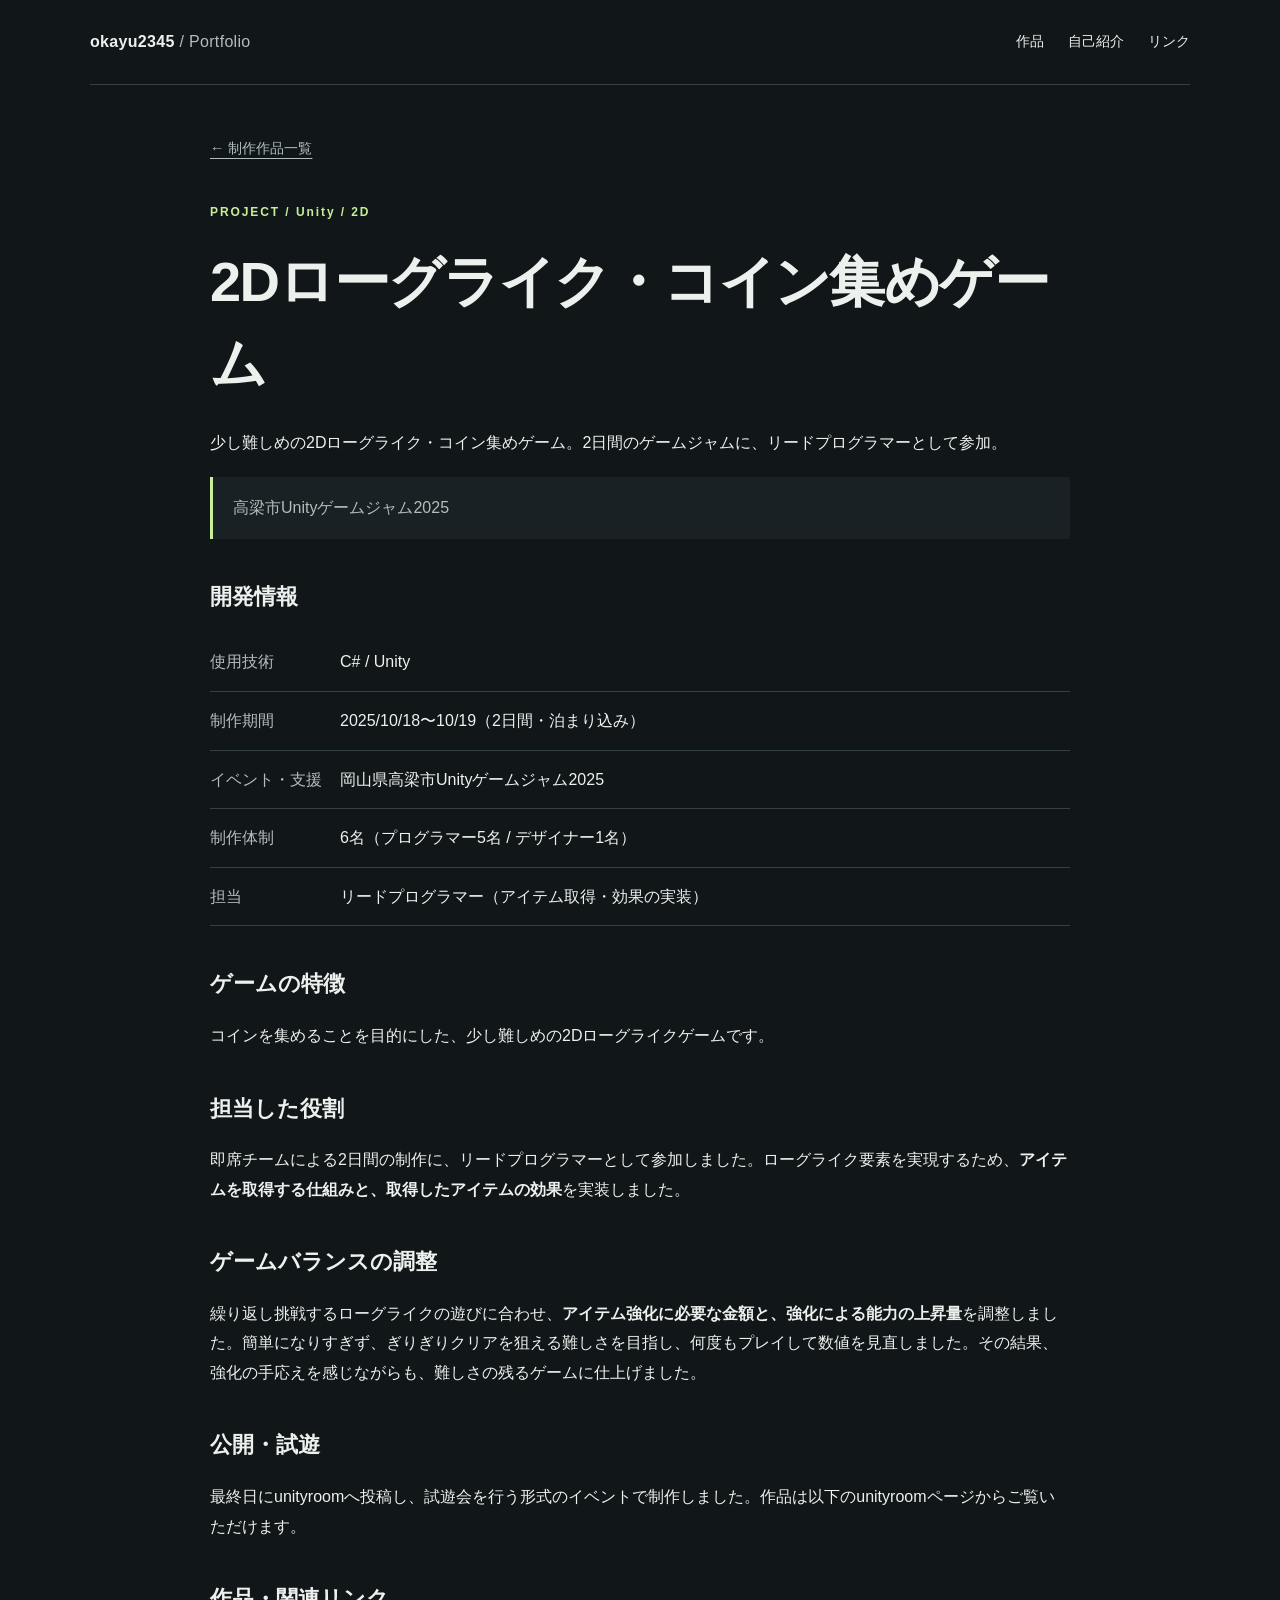
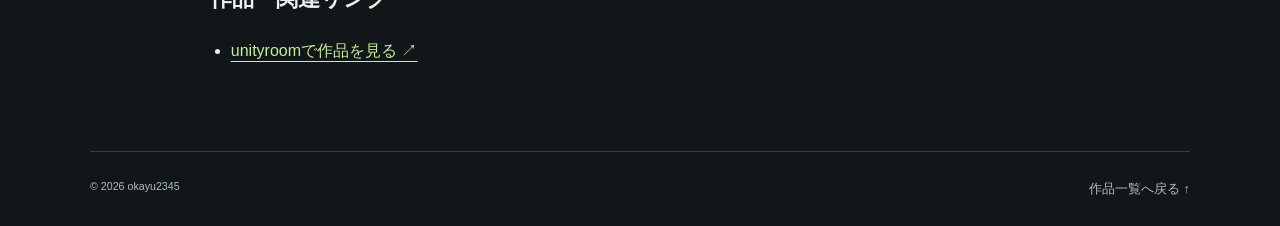
<file: projects/workingjumpman.html>
<!DOCTYPE html>
<html lang="ja">
<head>
  <meta charset="UTF-8">
  <meta name="viewport" content="width=device-width, initial-scale=1">
  <meta name="description" content="少し難しめの2Dローグライク・コイン集めゲーム。2日間のゲームジャムに、リードプログラマーとして参加。">
  <title>2Dローグライク・コイン集めゲーム | okayu2345 Portfolio</title>
  <link rel="stylesheet" href="../style.css">
  <script src="../script.js" defer></script>
</head>
<body>
  <a class="skip-link" href="#main">本文へ移動</a>
  <header class="site-header container">
    <a class="brand" href="../index.html">okayu2345<span> / Portfolio</span></a>
    <nav aria-label="メインナビゲーション"><a href="../index.html#projects">作品</a><a href="../index.html#about">自己紹介</a><a href="../index.html#contact">リンク</a></nav>
  </header>
  <main id="main" class="container detail">
    <a class="back-link" href="../index.html#projects">← 制作作品一覧</a>
    <header class="detail-header"><p class="eyebrow">PROJECT / Unity / 2D</p><h1>2Dローグライク・コイン集めゲーム</h1><p>少し難しめの2Dローグライク・コイン集めゲーム。2日間のゲームジャムに、リードプログラマーとして参加。</p><p class="notice">高梁市Unityゲームジャム2025</p></header>
    <!-- スクリーンショットや担当機能の具体的な解説を後から追加できます。 -->
    <section class="detail-section" aria-labelledby="overview-title"><h2 id="overview-title">開発情報</h2><dl class="project-facts">
        <dt>使用技術</dt><dd>C# / Unity</dd>
        <dt>制作期間</dt><dd>2025/10/18〜10/19（2日間・泊まり込み）</dd>
        <dt>イベント・支援</dt><dd>岡山県高梁市Unityゲームジャム2025</dd>
        <dt>制作体制</dt><dd>6名（プログラマー5名 / デザイナー1名）</dd>
        <dt>担当</dt><dd>リードプログラマー（アイテム取得・効果の実装）</dd>
      </dl></section>
    <section class="detail-section" aria-labelledby="section-0"><h2 id="section-0">ゲームの特徴</h2><p>コインを集めることを目的にした、少し難しめの2Dローグライクゲームです。</p></section>
    <section class="detail-section" aria-labelledby="section-1"><h2 id="section-1">担当した役割</h2><p>即席チームによる2日間の制作に、リードプログラマーとして参加しました。ローグライク要素を実現するため、<strong>アイテムを取得する仕組みと、取得したアイテムの効果</strong>を実装しました。</p></section>
    <section class="detail-section" aria-labelledby="balance-adjustment">
      <h2 id="balance-adjustment">ゲームバランスの調整</h2>
      <p>繰り返し挑戦するローグライクの遊びに合わせ、<strong>アイテム強化に必要な金額と、強化による能力の上昇量</strong>を調整しました。簡単になりすぎず、ぎりぎりクリアを狙える難しさを目指し、何度もプレイして数値を見直しました。その結果、強化の手応えを感じながらも、難しさの残るゲームに仕上げました。</p>
    </section>
    <section class="detail-section" aria-labelledby="section-2"><h2 id="section-2">公開・試遊</h2><p>最終日にunityroomへ投稿し、試遊会を行う形式のイベントで制作しました。作品は以下のunityroomページからご覧いただけます。</p></section>
    <section class="detail-section" aria-labelledby="links-title"><h2 id="links-title">作品・関連リンク</h2><ul class="project-links"><li><a class="text-link" href="https://unityroom.com/games/workingjumpman">unityroomで作品を見る ↗</a></li></ul></section>
  </main>
  <footer class="site-footer container"><small>© <span data-current-year>2026</span> okayu2345</small><a href="../index.html#projects">作品一覧へ戻る ↑</a></footer>
</body>
</html>
</file>
<file: style.css>
:root { color-scheme: dark; --bg: #111619; --panel: #192125; --text: #edf1ed; --muted: #b1bebc; --line: #344246; --accent: #c8ee97; }
* { box-sizing: border-box; }
html { scroll-behavior: smooth; scroll-padding-top: 24px; }
body { margin: 0; background: var(--bg); color: var(--text); font-family: -apple-system, BlinkMacSystemFont, "Segoe UI", "Noto Sans JP", "Yu Gothic", Meiryo, sans-serif; line-height: 1.85; }
a { color: inherit; text-underline-offset: 5px; }
a:focus-visible { outline: 3px solid var(--accent); outline-offset: 6px; }
.container { width: min(1100px, calc(100% - 64px)); margin-inline: auto; }
.site-header { display: flex; align-items: center; justify-content: space-between; gap: 20px; padding-block: 27px; border-bottom: 1px solid var(--line); }
.brand { font-weight: 750; text-decoration: none; letter-spacing: .02em; }
.brand span { font-weight: 400; color: var(--muted); }
nav { display: flex; flex-wrap: wrap; gap: 24px; font-size: .9rem; }
nav a, .site-footer a { text-decoration: none; }
nav a:hover, .site-footer a:hover { color: var(--accent); }
.skip-link { position: absolute; left: 20px; top: -100px; padding: 8px 16px; background: var(--accent); color: var(--bg); z-index: 10; }
.skip-link:focus { top: 10px; }
.hero { padding-block: 96px 88px; }
.eyebrow { color: var(--accent); font-size: .75rem; font-weight: 700; letter-spacing: .16em; margin: 0 0 18px; }
h1, h2, h3 { line-height: 1.45; }
h1 { font-size: clamp(2.3rem, 5.5vw, 4rem); letter-spacing: -.03em; margin: 0 0 24px; }
h1 span { color: var(--accent); }
h2 { margin: 0 0 20px; font-size: 1.9rem; }
h3 { font-size: 1.2rem; margin: 0 0 12px; }
p { margin: 0 0 20px; }
.hero-description { color: var(--muted); margin-bottom: 30px; }
.button { display: inline-flex; gap: 36px; align-items: center; padding: 12px 23px; background: var(--accent); color: var(--bg); border-radius: 5px; text-decoration: none; font-weight: 700; }
.button:hover { background: #dbffb2; }
.section { padding-block: 56px; border-top: 1px solid var(--line); }
.section-heading { display: flex; align-items: flex-end; justify-content: space-between; gap: 24px; margin-bottom: 22px; }
.section-heading > p, .muted { color: var(--muted); font-size: .9rem; }
.project-grid { display: grid; grid-template-columns: repeat(2, minmax(0, 1fr)); gap: 26px; }
.project-card { background: var(--panel); border: 1px solid var(--line); border-radius: 10px; overflow: hidden; }
.card-link { display: block; height: 100%; text-decoration: none; }
.project-card:focus-within, .project-card:hover { border-color: var(--accent); }
.project-visual { aspect-ratio: 16 / 9; display: flex; flex-direction: column; justify-content: center; align-items: center; background: #293b33; color: #d4f1bd; }
.project-visual span { font-size: clamp(2.5rem, 6vw, 4rem); font-weight: 800; letter-spacing: -.05em; line-height: 1.2; }
.project-visual small { margin-top: 16px; font-size: .65rem; letter-spacing: .22em; }
.visual-cpp { background: #293d48; color: #bddce9; }
.project-image { display: block; width: 100%; height: auto; aspect-ratio: 16 / 9; object-fit: cover; }
.card-body { padding: 26px; }
.card-body h3 { display: flex; justify-content: space-between; }
.card-body p:not(.tag) { color: var(--muted); font-size: .95rem; }
.tag { color: var(--accent); font-size: .75rem; margin-bottom: 10px; }
.status { display: inline-block; color: var(--muted); border: 1px solid var(--line); border-radius: 4px; font-size: .7rem; padding: 3px 9px; }
.about-layout { display: grid; grid-template-columns: 1fr 2fr; gap: 40px; }
.about-content > h3:not(:first-child) { margin-top: 30px; }
.about-body { min-width: 0; }
.about-photo { margin: 24px 0 0; width: 100%; max-width: 360px; }
.about-photo a { display: block; }
.about-photo img { display: block; width: 100%; height: auto; border-radius: 8px; }
.about-photo figcaption { margin-top: 10px; color: var(--muted); font-size: .8rem; }
.chips { display: flex; flex-wrap: wrap; gap: 10px; list-style: none; padding: 0; }
.chips li { padding: 4px 15px; border: 1px solid var(--line); border-radius: 4px; font-size: .85rem; }
.text-link { color: var(--accent); }
.site-footer { padding-block: 25px; border-top: 1px solid var(--line); display: flex; flex-wrap: wrap; justify-content: space-between; gap: 16px; color: var(--muted); font-size: .8rem; }
.detail { max-width: 860px; padding-block: 48px 70px; }
.back-link { display: inline-block; color: var(--muted); margin-bottom: 40px; font-size: .9rem; }
.detail-header { margin-bottom: 36px; }
.detail-header h1 { font-size: clamp(2.2rem, 6vw, 3.5rem); }
.notice { border-left: 3px solid var(--accent); background: var(--panel); padding: 16px 20px; color: var(--muted); }
.detail-section { margin-top: 42px; }
.detail-section h2 { font-size: 1.4rem; }
.project-facts { display: grid; grid-template-columns: 130px 1fr; margin: 0; }
.project-facts dt, .project-facts dd { padding: 14px 0; border-bottom: 1px solid var(--line); margin: 0; }
.project-facts dt { color: var(--muted); }
.detail-image { display: block; width: 100%; height: auto; border-radius: 8px; }
.sausage-figure { margin: 24px 0; }
.sausage-figure figcaption, .sausage-source-note { margin-top: 10px; color: var(--muted); font-size: .85rem; }
.sausage-code { max-width: 100%; overflow-x: auto; padding: 20px; background: #202e35; color: #fff; border-radius: 8px; font-size: .82rem; line-height: 1.8; }
@media (max-width: 640px) {
  .container { width: calc(100% - 36px); }
  .site-header { flex-direction: column; align-items: flex-start; gap: 12px; padding-block: 20px; }
  nav { gap: 22px; }
  .hero { padding-block: 60px; }
  .section { padding-block: 38px; }
  .section-heading { display: block; }
  .project-grid, .about-layout { grid-template-columns: 1fr; gap: 22px; }
  .project-facts { grid-template-columns: 100px 1fr; }
  .card-body { padding: 22px; }
}
@media (prefers-reduced-motion: reduce) { html { scroll-behavior: auto; } }

/* 開発実績と、作品ごとの識別色 */
.policy-intro { margin-bottom: 28px; padding: clamp(24px, 4vw, 44px); background: #20312b; border-left: 5px solid var(--accent); border-radius: 0 12px 12px 0; }
.policy-label { color: var(--accent); font-size: .85rem; font-weight: 700; margin-bottom: 14px; }
.policy-intro h3 { font-size: clamp(1.5rem, 3.3vw, 2.4rem); line-height: 1.6; margin-bottom: 18px; }
.policy-intro h3 span { color: var(--accent); }
.policy-intro > p:last-child { max-width: 760px; color: var(--muted); margin-bottom: 0; }
.policy-bridge { font-weight: 700; margin-bottom: 20px; }
.policy-grid { display: grid; grid-template-columns: repeat(3, minmax(0, 1fr)); gap: 20px; }
.policy-card { padding: 24px; border: 1px solid var(--line); border-top: 3px solid var(--accent); border-radius: 8px; background: var(--panel); }
.policy-category { display: flex; align-items: center; gap: 12px; font-size: .85rem; color: var(--muted); margin-bottom: 20px; }
.policy-category span { color: var(--accent); font-size: 1.65rem; font-weight: 750; line-height: 1; }
.policy-card h3 { font-size: 1.3rem; }
.policy-card .policy-key { color: var(--accent); font-size: .85rem; font-weight: 700; }
.policy-card > p:not(.policy-category):not(.policy-key), .policy-detail p { color: var(--muted); font-size: .95rem; }
.policy-card strong { color: var(--text); font-weight: 700; }
.policy-detail { border-top: 1px solid var(--line); padding-top: 14px; }
.policy-detail h4 { margin: 0; font-size: .85rem; color: var(--text); }
.policy-detail p { margin: 16px 0 0; }
@media (max-width: 900px) { .policy-grid { grid-template-columns: 1fr; } }
.achievements-section { padding-block: 44px 64px; }
.achievements-section h2 { font-size: clamp(1.65rem, 4vw, 2.5rem); margin-bottom: 28px; }
.highlights { display: grid; grid-template-columns: repeat(2, minmax(0, 1fr)); gap: 20px; }
.highlights .achievement { display: flex; flex-direction: column; align-items: flex-start; gap: 18px; padding: clamp(24px, 3.5vw, 38px); border: 2px solid transparent; border-radius: 12px; color: #14201f; text-decoration: none; }
.achievement-award { background: #f4d878; }
.achievement-support { background: #c8ee97; }
.achievement-tgs { background: #bbdef1; }
.achievement-bitsummit { background: #dccaf0; }
.achievement:hover { border-color: #fff; box-shadow: 0 8px 28px #0004; }
.achievement-category { border: 1px solid currentColor; border-radius: 4px; padding: 3px 10px; font-size: .75rem; font-weight: 700; }
.achievement strong { font-size: clamp(2.1rem, 4.7vw, 3.6rem); font-weight: 850; line-height: 1.25; letter-spacing: -.035em; overflow-wrap: anywhere; }
.achievement-prefix, .achievement-unit { font-size: .52em; letter-spacing: 0; }
.achievement-context { font-size: .95rem; line-height: 1.8; }
.achievement-footer { display: flex; justify-content: space-between; align-items: center; gap: 16px; width: 100%; margin-top: auto; padding-top: 18px; border-top: 1px solid #14201f40; font-size: .9rem; font-weight: 700; }
.achievement-footer > span { font-size: 1.4rem; }
.visual-coop { background: #44343e; color: #f1c6da; }
.visual-tackle { background: #3d354b; color: #ded0f2; }
.visual-coin { background: #443d28; color: #f3e0a4; }
.visual-penguin { background: #28414a; color: #c6eaf3; }
.project-visual span { font-size: clamp(2rem, 5vw, 3.6rem); }
.card-body .project-role { font-size: .8rem; color: var(--text); }
.project-facts dd, .detail-header h1, .card-body h3 { overflow-wrap: anywhere; min-width: 0; }
.project-links { padding-left: 1.3em; }
.project-links li { margin-bottom: 12px; }
@media (max-width: 800px) { .highlights { grid-template-columns: 1fr; } }

/* 正方形のタイトル画像と小さなドット絵を、切り抜かずに表示します。 */
.project-image--contain { object-fit: contain; background: #28414a; }
.project-image--pixel { object-fit: contain; padding: clamp(40px, 8vw, 70px); image-rendering: pixelated; background: #443d28; }
.gameplay-video {
  display: block;
  width: 100%;
  height: auto;
  margin: 1.25rem 0;
  background: #182c36;
  border-radius: 12px;
}
.card-resources { display: flex; flex-wrap: wrap; gap: 12px 20px; padding: 0 22px 22px; font-size: .9rem; }
.goat-award { display: grid; gap: 12px; padding: 26px; border-radius: 12px; background: #f4d878; color: #14201f; }
.goat-award p { margin: 0; font-weight: 700; }
.goat-award strong { font-size: clamp(2rem, 5vw, 3rem); line-height: 1.3; }
.goat-award a { font-size: .85rem; }
.goat-technology { margin-top: 24px; }
.goat-technology strong { color: var(--accent); font-size: 1.3rem; }
.download-panel { padding: clamp(20px, 4vw, 30px); border: 1px solid var(--accent); border-radius: 12px; background: var(--panel); }
.download-button { display: inline-flex; flex-wrap: wrap; gap: 8px 16px; align-items: center; padding: 14px 20px; border-radius: 8px; background: var(--accent); color: var(--bg); font-weight: 700; text-decoration: none; }
.download-button:hover { background: #d9f6b6; }
.download-button span { font-size: .85rem; }
.download-help { margin: 18px 0 0; font-size: .85rem; color: var(--muted); }
</file>
